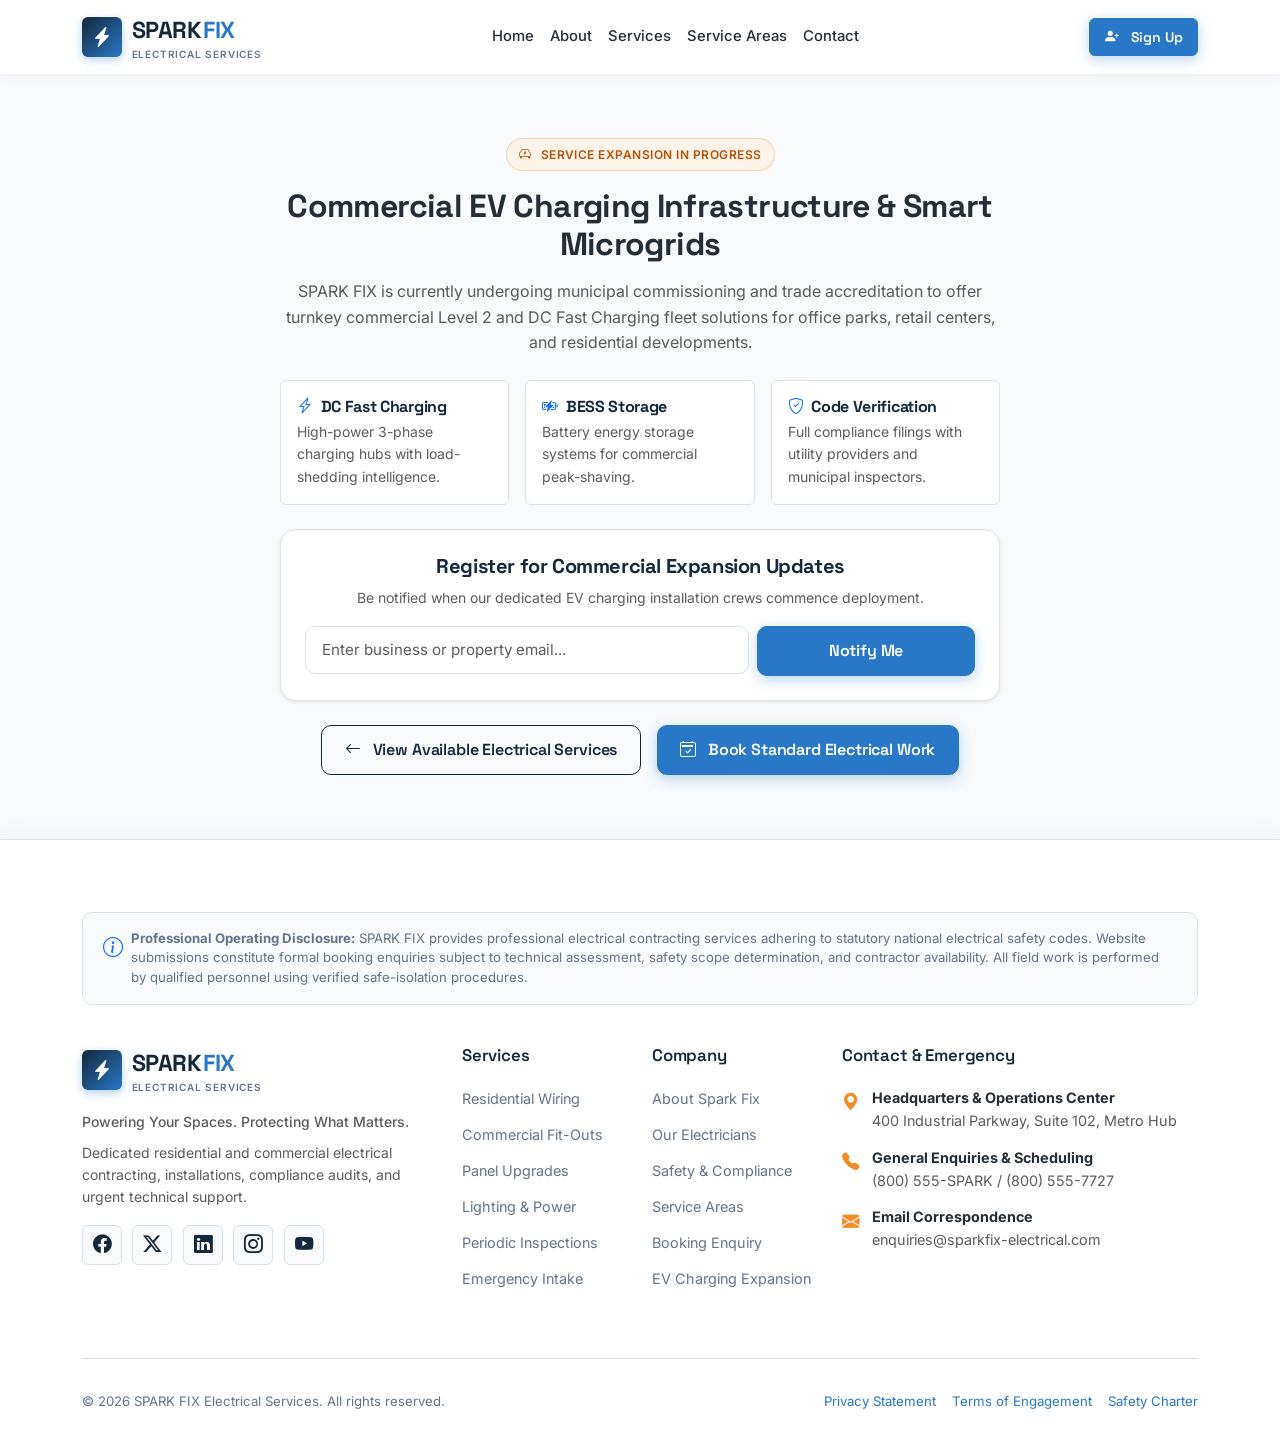
<file: coming-soon.html>
<!DOCTYPE html>
<html lang="en">
<head>
  <meta charset="UTF-8">
  <meta name="viewport" content="width=device-width, initial-scale=1.0">
  <title>Service Expansion: EV &amp; Clean Power Systems | SPARK FIX</title>
  <meta name="description" content="SPARK FIX is currently expanding certified services to include commercial Level 2/DC Fast EV charging hubs and microgrid storage integration.">
  <link rel="icon" type="image/svg+xml" href="assets/images/favicon.svg">

  <!-- Bootstrap 5 CSS -->
  <link href="https://cdn.jsdelivr.net/npm/bootstrap@5.3.3/dist/css/bootstrap.min.css" rel="stylesheet">
  <!-- Bootstrap Icons -->
  <link href="https://cdn.jsdelivr.net/npm/bootstrap-icons@1.11.3/font/bootstrap-icons.min.css" rel="stylesheet">
  <!-- Custom Design System CSS -->
  <link href="assets/css/style.css" rel="stylesheet">
</head>
<body>

  <!-- Mandatory Navbar -->
  <nav class="navbar navbar-expand-lg spark-navbar" aria-label="Main Navigation">
    <div class="container">
      <!-- Brand Logo -->
      <a class="spark-brand" href="index.html">
        <div class="brand-icon-wrapper">
          <i class="bi bi-lightning-charge-fill"></i>
        </div>
        <div>
          <span class="brand-text-spark">SPARK</span><span class="brand-text-fix">FIX</span>
          <span class="brand-tagline-sub">Electrical Services</span>
        </div>
      </a>

      <!-- Mobile Hamburger Toggle -->
      <button class="navbar-toggler" type="button" data-bs-toggle="collapse" data-bs-target="#sparkNavbarNav" aria-controls="sparkNavbarNav" aria-expanded="false" aria-label="Toggle navigation">
        <span class="navbar-toggler-icon"></span>
      </button>

      <!-- Nav Items -->
      <div class="collapse navbar-collapse" id="sparkNavbarNav">
        <ul class="navbar-nav mx-auto mb-2 mb-lg-0">
          <li class="nav-item">
            <a class="nav-link" href="index.html">Home</a>
          </li>
          <li class="nav-item">
            <a class="nav-link" href="about-safety.html">About</a>
          </li>
          <li class="nav-item">
            <a class="nav-link" href="services.html">Services</a>
          </li>
          <li class="nav-item">
            <a class="nav-link" href="service-areas-emergency.html">Service Areas</a>
          </li>
          <li class="nav-item">
            <a class="nav-link" href="contact-booking.html">Contact</a>
          </li>
        </ul>

        <!-- Retained Sign Up CTA Button -->
        <div class="navbar-cta-group">
          <a href="signup.html" class="btn btn-electric btn-sm">
            <i class="bi bi-person-plus-fill me-1"></i> Sign Up
          </a>
        </div>
      </div>
    </div>
  </nav>

  <!-- Coming Soon Page Content (Center-Aligned) -->
  <main class="error-page-wrapper" style="min-height: 75vh;">
    <div class="container">
      <div class="text-center mx-auto" style="max-width: 720px;">
        <span class="badge-custom badge-safety mb-3">
          <i class="bi bi-ev-front me-1"></i> Service Expansion In Progress
        </span>
        <h1 class="h2 fw-bold text-navy mb-3 text-center">Commercial EV Charging Infrastructure &amp; Smart Microgrids</h1>
        <p class="text-muted mb-4 fs-6 mx-auto text-center">
          SPARK FIX is currently undergoing municipal commissioning and trade accreditation to offer turnkey commercial Level 2 and DC Fast Charging fleet solutions for office parks, retail centers, and residential developments.
        </p>

        <!-- Feature Pills -->
        <div class="row g-3 mb-4 text-start card-grid-row">
          <div class="col-sm-4 card-grid-col">
            <div class="p-3 bg-white border rounded h-100">
              <h6 class="fw-bold text-navy mb-1"><i class="bi bi-lightning-charge text-primary me-2"></i>DC Fast Charging</h6>
              <p class="small text-muted mb-0">High-power 3-phase charging hubs with load-shedding intelligence.</p>
            </div>
          </div>
          <div class="col-sm-4 card-grid-col">
            <div class="p-3 bg-white border rounded h-100">
              <h6 class="fw-bold text-navy mb-1"><i class="bi bi-battery-charging text-primary me-2"></i>BESS Storage</h6>
              <p class="small text-muted mb-0">Battery energy storage systems for commercial peak-shaving.</p>
            </div>
          </div>
          <div class="col-sm-4 card-grid-col">
            <div class="p-3 bg-white border rounded h-100">
              <h6 class="fw-bold text-navy mb-1"><i class="bi bi-shield-check text-primary me-2"></i>Code Verification</h6>
              <p class="small text-muted mb-0">Full compliance filings with utility providers and municipal inspectors.</p>
            </div>
          </div>
        </div>

        <!-- Notification Signup Form -->
        <div class="p-4 bg-white border rounded-4 shadow-sm mb-4">
          <h5 class="fw-bold text-navy mb-2 text-center">Register for Commercial Expansion Updates</h5>
          <p class="small text-muted mb-3 text-center">Be notified when our dedicated EV charging installation crews commence deployment.</p>
          
          <form onsubmit="event.preventDefault(); document.getElementById('expansionAlert').classList.remove('d-none'); this.reset();" class="row g-2 justify-content-center">
            <div class="col-sm-8">
              <input type="email" class="form-control" placeholder="Enter business or property email..." required>
            </div>
            <div class="col-sm-4">
              <button type="submit" class="btn btn-electric w-100">Notify Me</button>
            </div>
          </form>

          <div id="expansionAlert" class="alert alert-success mt-3 mb-0 small d-none" role="alert">
            <i class="bi bi-check-circle-fill me-1"></i> Thank you! Your email has been added to our commercial EV infrastructure notification registry.
          </div>
        </div>

        <div class="d-flex flex-wrap justify-content-center gap-3">
          <a href="services.html" class="btn btn-outline-navy">
            <i class="bi bi-arrow-left me-1"></i> View Available Electrical Services
          </a>
          <a href="contact-booking.html" class="btn btn-electric">
            <i class="bi bi-calendar2-check me-1"></i> Book Standard Electrical Work
          </a>
        </div>
      </div>
    </div>
  </main>

  <!-- Standard Contractor Footer (White Theme with Social Icons & Unified Brand) -->
  <footer class="spark-footer">
    <div class="container">
      <!-- Compliance & Regulatory Disclaimer Note -->
      <div class="compliance-disclaimer-note">
        <div class="d-flex align-items-start gap-2">
          <i class="bi bi-info-circle text-primary fs-5 mt-1"></i>
          <div>
            <strong class="text-navy">Professional Operating Disclosure:</strong> SPARK FIX provides professional electrical contracting services adhering to statutory national electrical safety codes. Website submissions constitute formal booking enquiries subject to technical assessment, safety scope determination, and contractor availability. All field work is performed by qualified personnel using verified safe-isolation procedures.
          </div>
        </div>
      </div>

      <div class="row g-4 mb-4">
        <div class="col-lg-4">
          <!-- Exact Same Brand Component as Navbar -->
          <a class="spark-brand mb-3 d-inline-flex" href="index.html">
            <div class="brand-icon-wrapper">
              <i class="bi bi-lightning-charge-fill"></i>
            </div>
            <div>
              <span class="brand-text-spark">SPARK</span><span class="brand-text-fix">FIX</span>
              <span class="brand-tagline-sub">Electrical Services</span>
            </div>
          </a>
          <p class="small text-muted mb-2 fw-medium">Powering Your Spaces. Protecting What Matters.</p>
          <p class="small text-muted mb-3">Dedicated residential and commercial electrical contracting, installations, compliance audits, and urgent technical support.</p>
          
          <!-- Social Icons with Hover -->
          <div class="footer-social-group mt-3">
            <a href="https://facebook.com" class="footer-social-link" target="_blank" rel="noopener noreferrer" aria-label="Facebook">
              <i class="bi bi-facebook"></i>
            </a>
            <a href="https://twitter.com" class="footer-social-link" target="_blank" rel="noopener noreferrer" aria-label="Twitter X">
              <i class="bi bi-twitter-x"></i>
            </a>
            <a href="https://linkedin.com" class="footer-social-link" target="_blank" rel="noopener noreferrer" aria-label="LinkedIn">
              <i class="bi bi-linkedin"></i>
            </a>
            <a href="https://instagram.com" class="footer-social-link" target="_blank" rel="noopener noreferrer" aria-label="Instagram">
              <i class="bi bi-instagram"></i>
            </a>
            <a href="https://youtube.com" class="footer-social-link" target="_blank" rel="noopener noreferrer" aria-label="YouTube">
              <i class="bi bi-youtube"></i>
            </a>
          </div>
        </div>

        <div class="col-6 col-md-3 col-lg-2">
          <h4 class="footer-heading">Services</h4>
          <ul class="footer-nav">
            <li><a href="services.html#residential">Residential Wiring</a></li>
            <li><a href="services.html#commercial">Commercial Fit-Outs</a></li>
            <li><a href="services.html#residential">Panel Upgrades</a></li>
            <li><a href="services.html#commercial">Lighting &amp; Power</a></li>
            <li><a href="services.html#commercial">Periodic Inspections</a></li>
            <li><a href="service-areas-emergency.html#emergency">Emergency Intake</a></li>
          </ul>
        </div>

        <div class="col-6 col-md-3 col-lg-2">
          <h4 class="footer-heading">Company</h4>
          <ul class="footer-nav">
            <li><a href="about-safety.html">About Spark Fix</a></li>
            <li><a href="about-safety.html#team">Our Electricians</a></li>
            <li><a href="about-safety.html#certifications">Safety &amp; Compliance</a></li>
            <li><a href="service-areas-emergency.html">Service Areas</a></li>
            <li><a href="contact-booking.html">Booking Enquiry</a></li>
            <li><a href="coming-soon.html">EV Charging Expansion</a></li>
          </ul>
        </div>

        <div class="col-md-6 col-lg-4">
          <h4 class="footer-heading">Contact &amp; Emergency</h4>
          <div class="footer-contact-item">
            <i class="bi bi-geo-alt-fill"></i>
            <div>
              <strong class="text-navy d-block">Headquarters &amp; Operations Center</strong>
              <span class="text-muted">400 Industrial Parkway, Suite 102, Metro Hub</span>
            </div>
          </div>
          <div class="footer-contact-item">
            <i class="bi bi-telephone-fill"></i>
            <div>
              <strong class="text-navy d-block">General Enquiries &amp; Scheduling</strong>
              <a href="tel:8005557727" class="text-muted">(800) 555-SPARK / (800) 555-7727</a>
            </div>
          </div>
          <div class="footer-contact-item">
            <i class="bi bi-envelope-fill"></i>
            <div>
              <strong class="text-navy d-block">Email Correspondence</strong>
              <span class="text-muted">enquiries@sparkfix-electrical.com</span>
            </div>
          </div>
        </div>
      </div>

      <div class="footer-bottom-bar d-flex flex-column flex-md-row justify-content-between align-items-center gap-3">
        <div>
          &copy; 2026 SPARK FIX Electrical Services. All rights reserved.
        </div>
        <div class="d-flex gap-3">
          <a href="contact-booking.html">Privacy Statement</a>
          <a href="contact-booking.html">Terms of Engagement</a>
          <a href="about-safety.html#safety">Safety Charter</a>
        </div>
      </div>
    </div>
  </footer>

  <!-- Bootstrap 5 Bundle JS -->
  <script src="https://cdn.jsdelivr.net/npm/bootstrap@5.3.3/dist/js/bootstrap.bundle.min.js"></script>
  <!-- Main Script -->
  <script src="assets/js/main.js"></script>
</body>
</html>
</file>
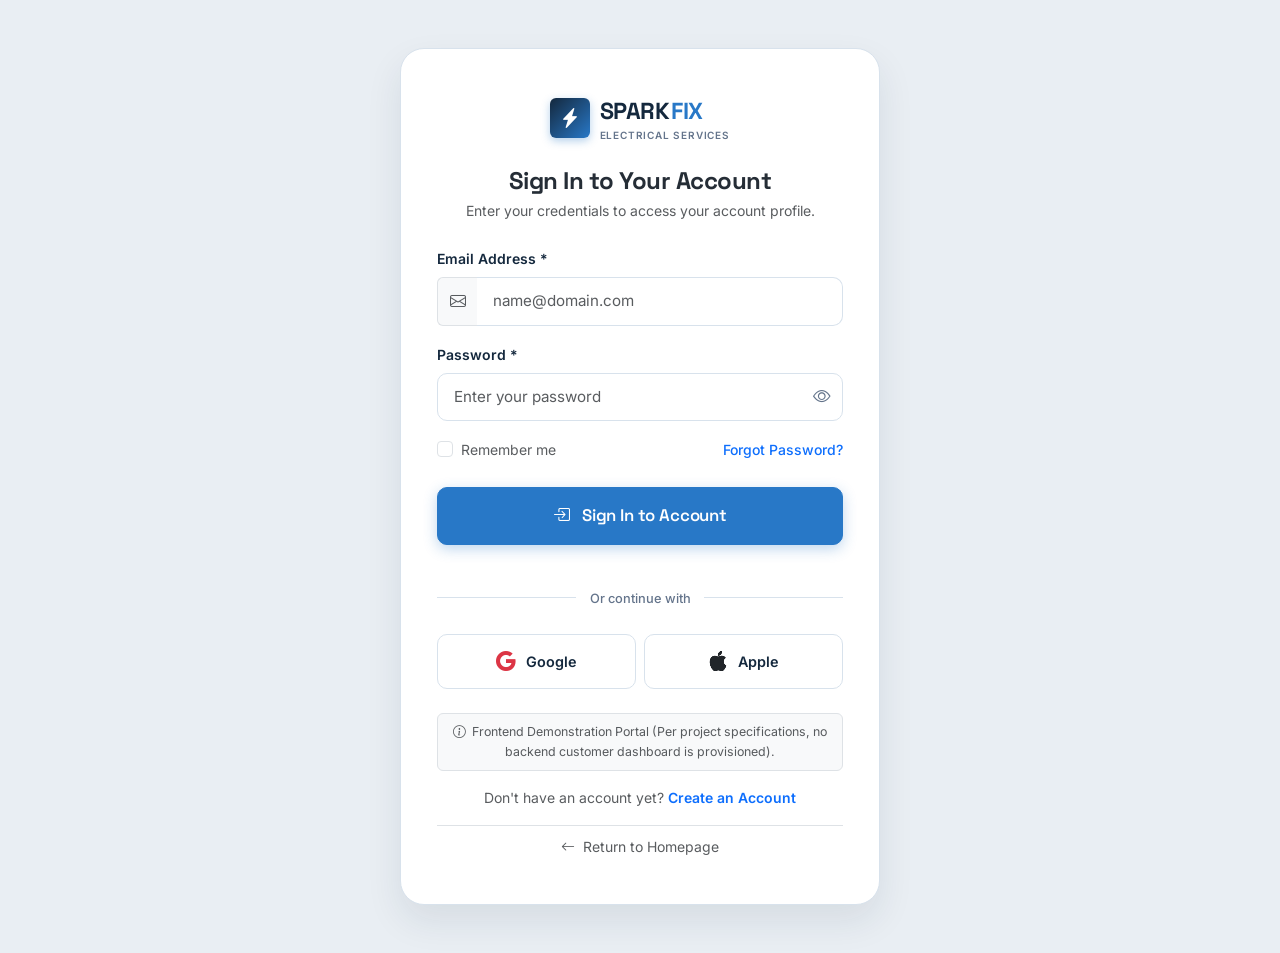
<file: login.html>
<!DOCTYPE html>
<html lang="en">
<head>
  <meta charset="UTF-8">
  <meta name="viewport" content="width=device-width, initial-scale=1.0">
  <title>Customer Portal Login | SPARK FIX</title>
  <meta name="description" content="Sign in to your SPARK FIX account to review service requests, inspection documentation, and contractor appointments.">
  <link rel="icon" type="image/svg+xml" href="assets/images/favicon.svg">

  <!-- Bootstrap 5 CSS -->
  <link href="https://cdn.jsdelivr.net/npm/bootstrap@5.3.3/dist/css/bootstrap.min.css" rel="stylesheet">
  <!-- Bootstrap Icons -->
  <link href="https://cdn.jsdelivr.net/npm/bootstrap-icons@1.11.3/font/bootstrap-icons.min.css" rel="stylesheet">
  <!-- Custom Design System CSS -->
  <link href="assets/css/style.css" rel="stylesheet">
</head>
<body class="bg-light">

  <!-- Standalone Authentication Layout (No Navbar, No Footer, Centered Box) -->
  <main class="auth-wrapper">
    <div class="container">
      <div class="auth-standalone-card">
        <!-- Brand Name Placed Inside the Box in Top Center -->
        <div class="text-center mb-4">
          <a class="spark-brand d-inline-flex justify-content-center" href="index.html">
            <div class="brand-icon-wrapper">
              <i class="bi bi-lightning-charge-fill"></i>
            </div>
            <div class="text-start">
              <span class="brand-text-spark">SPARK</span><span class="brand-text-fix">FIX</span>
              <span class="brand-tagline-sub">Electrical Services</span>
            </div>
          </a>
        </div>

        <!-- Heading & Subtitle -->
        <div class="text-center mb-4">
          <h1 class="h4 fw-bold text-navy mb-1">Sign In to Your Account</h1>
          <p class="small text-muted mb-0">Enter your credentials to access your account profile.</p>
        </div>

        <!-- Feedback Alert Box -->
        <div id="loginFeedbackAlert" class="alert d-none small" role="alert"></div>

        <form id="sparkLoginForm" novalidate>
          <!-- Email Address -->
          <div class="mb-3">
            <label for="loginEmail" class="form-label">Email Address *</label>
            <div class="input-group">
              <span class="input-group-text bg-light text-muted border-end-0"><i class="bi bi-envelope"></i></span>
              <input type="email" class="form-control border-start-0" id="loginEmail" placeholder="name@domain.com" required>
            </div>
            <div class="invalid-feedback">Please enter a valid email address.</div>
          </div>

          <!-- Password -->
          <div class="mb-3">
            <label for="loginPassword" class="form-label">Password *</label>
            <div class="password-input-group">
              <input type="password" class="form-control" id="loginPassword" placeholder="Enter your password" required>
              <button type="button" class="password-toggle-btn" data-target="loginPassword" aria-label="Toggle password visibility">
                <i class="bi bi-eye"></i>
              </button>
            </div>
            <div class="invalid-feedback">Please provide your account password (minimum 6 characters).</div>
          </div>

          <!-- Remember Me & Forgot Password on the Same Line -->
          <div class="d-flex align-items-center justify-content-between mb-4">
            <div class="form-check mb-0">
              <input class="form-check-input" type="checkbox" id="rememberMeCheckbox">
              <label class="form-check-label small text-muted" for="rememberMeCheckbox">
                Remember me
              </label>
            </div>
            <a href="contact-booking.html" class="small text-primary fw-medium">Forgot Password?</a>
          </div>

          <!-- Submit Button -->
          <button type="submit" class="btn btn-electric btn-lg w-100 mb-3">
            <i class="bi bi-box-arrow-in-right me-1"></i> Sign In to Account
          </button>

          <!-- Divider -->
          <div class="auth-divider-line">
            <span class="auth-divider-text">Or continue with</span>
          </div>

          <!-- Google and Apple Social Icons at the Bottom -->
          <div class="row g-2 mb-4">
            <div class="col-6">
              <button type="button" class="btn-auth-social w-100" onclick="alert('Google authentication integration in production environment.');">
                <i class="bi bi-google text-danger fs-5"></i>
                <span>Google</span>
              </button>
            </div>
            <div class="col-6">
              <button type="button" class="btn-auth-social w-100" onclick="alert('Apple authentication integration in production environment.');">
                <i class="bi bi-apple text-dark fs-5"></i>
                <span>Apple</span>
              </button>
            </div>
          </div>

          <!-- Notice about demo environment -->
          <div class="p-2 bg-light border rounded text-center small text-muted mb-3" style="font-size: 0.775rem;">
            <i class="bi bi-info-circle me-1"></i> Frontend Demonstration Portal (Per project specifications, no backend customer dashboard is provisioned).
          </div>

          <!-- Link to Sign Up -->
          <div class="text-center small text-muted">
            Don't have an account yet? 
            <a href="signup.html" class="fw-semibold text-primary">Create an Account</a>
          </div>

          <!-- Back to Homepage -->
          <div class="text-center mt-3 pt-2 border-top">
            <a href="index.html" class="small text-muted text-decoration-none">
              <i class="bi bi-arrow-left me-1"></i> Return to Homepage
            </a>
          </div>
        </form>
      </div>
    </div>
  </main>

  <!-- Bootstrap 5 Bundle JS -->
  <script src="https://cdn.jsdelivr.net/npm/bootstrap@5.3.3/dist/js/bootstrap.bundle.min.js"></script>
  <!-- Main Script -->
  <script src="assets/js/main.js"></script>
</body>
</html>
</file>
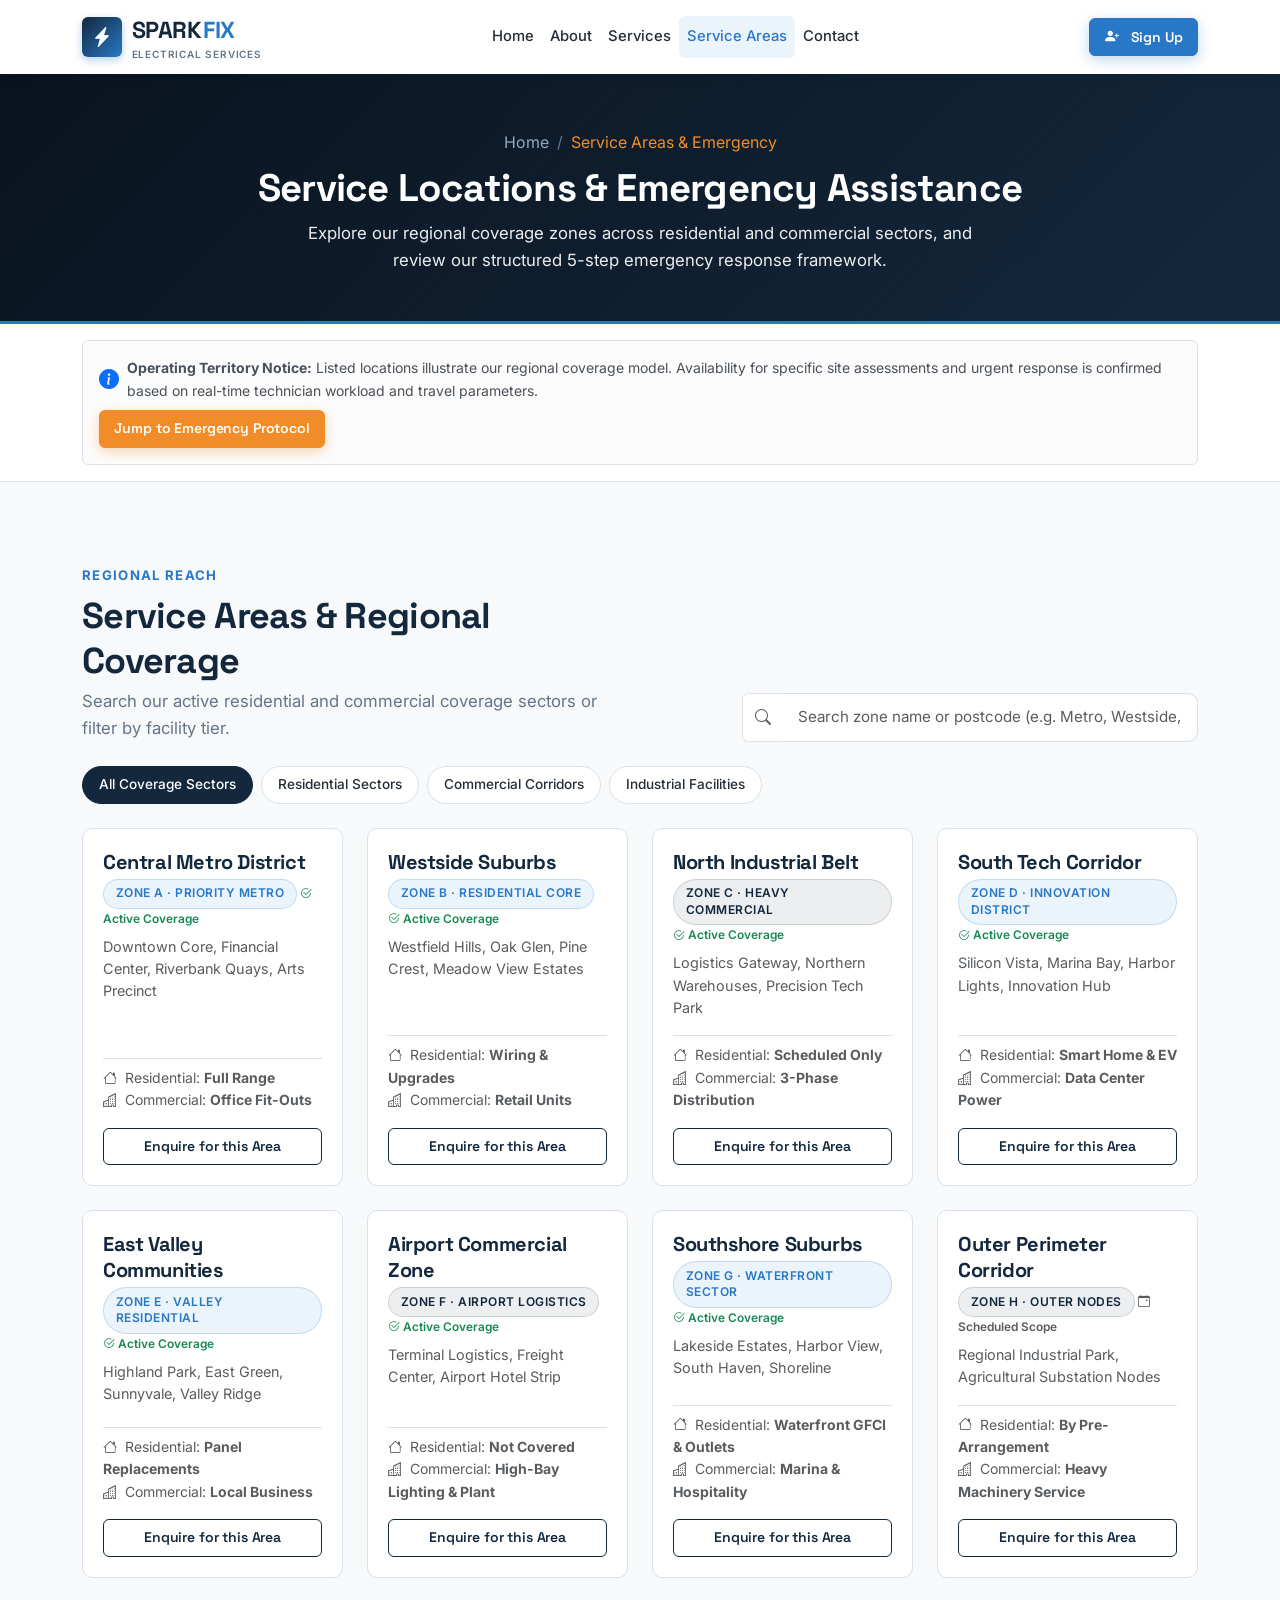
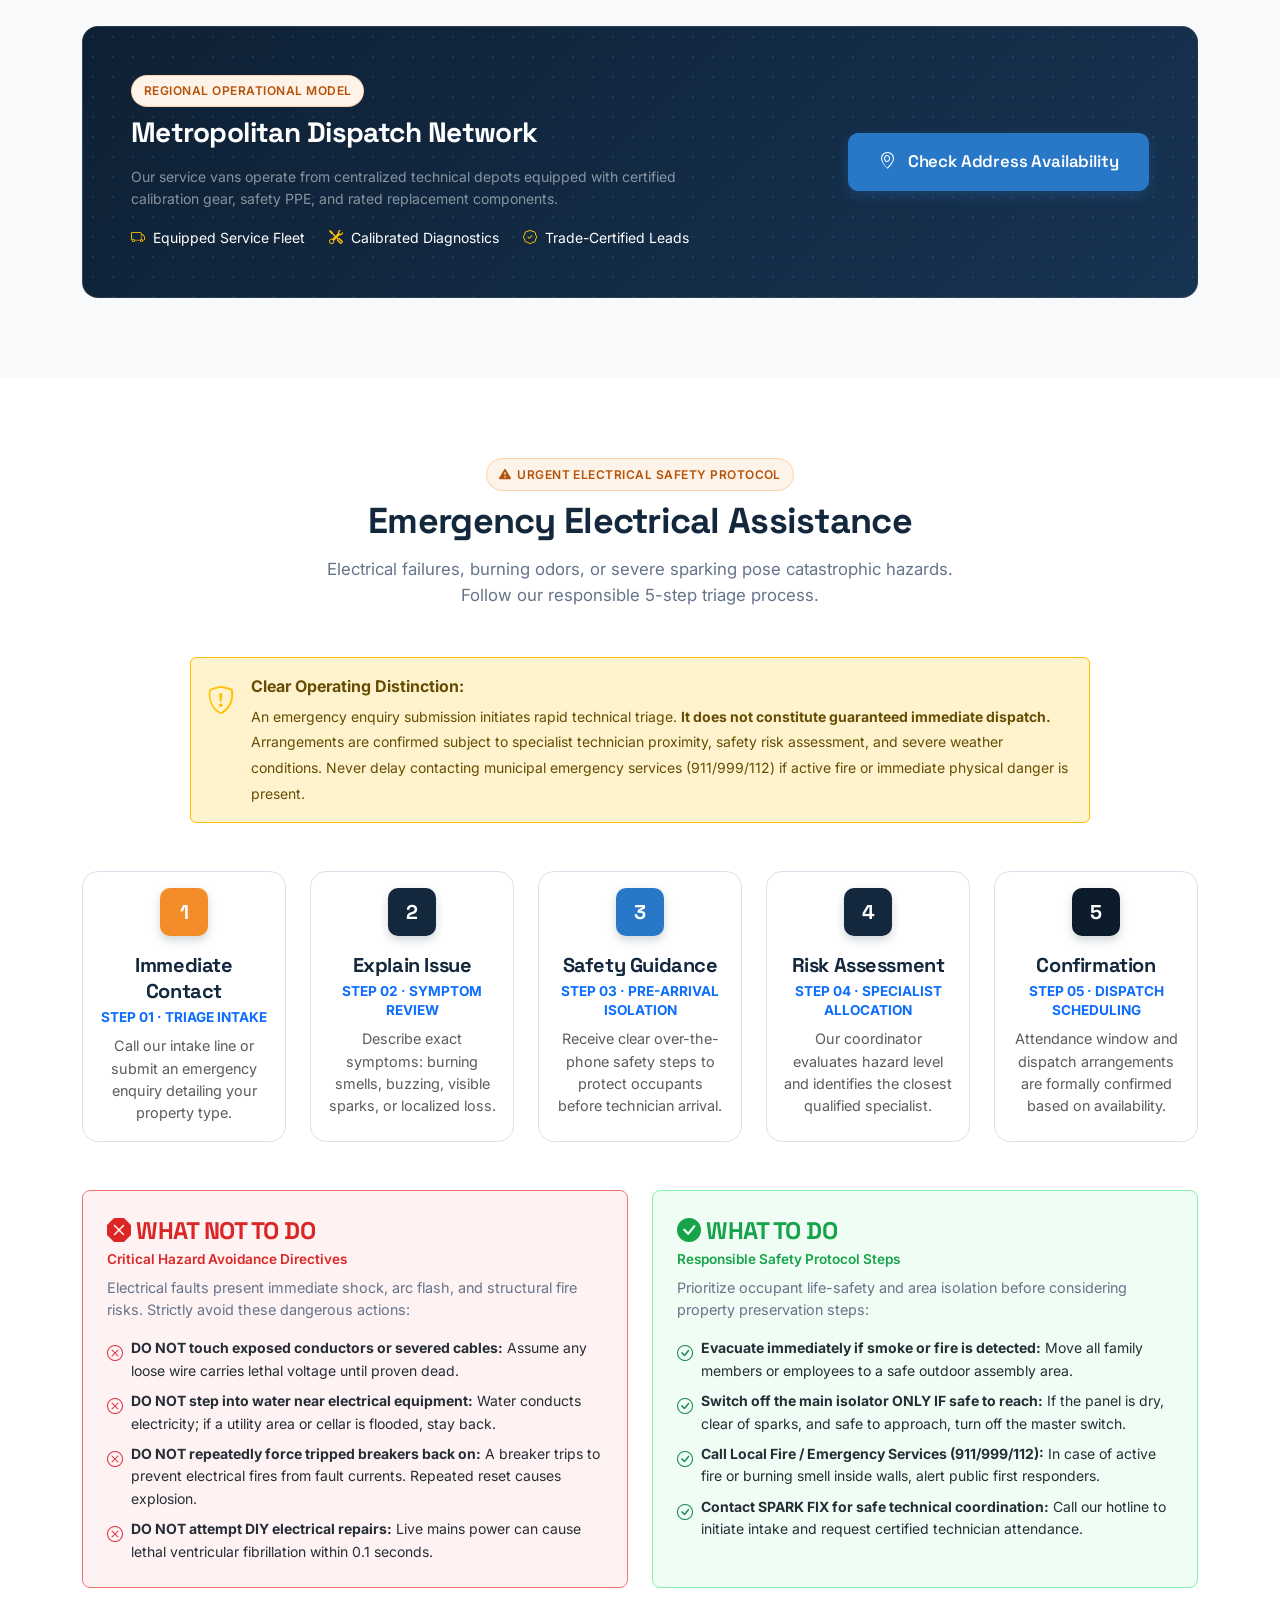
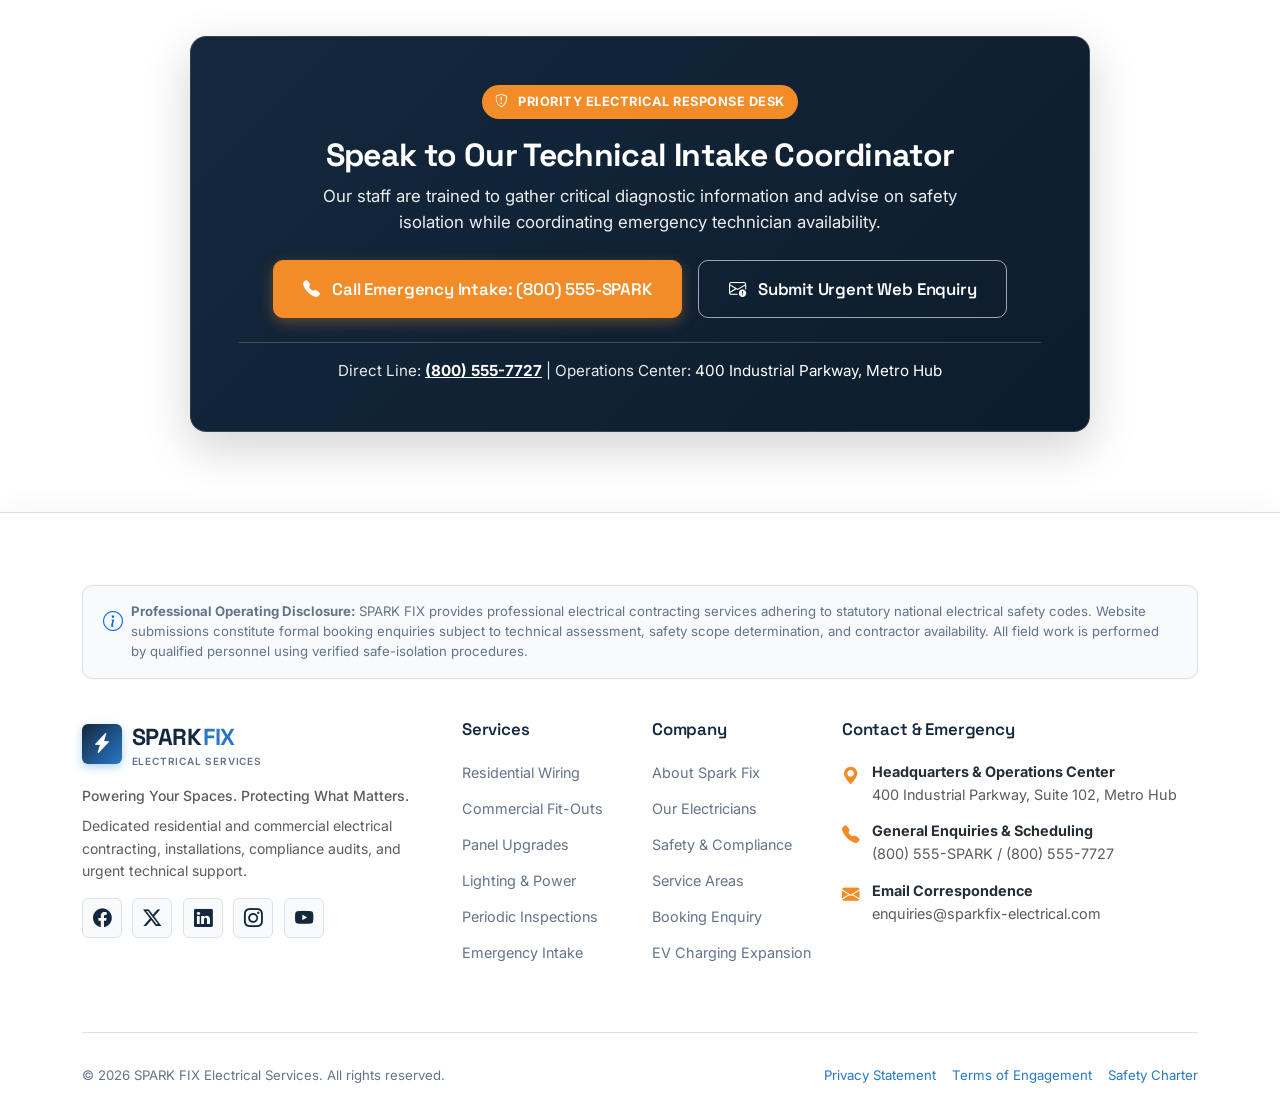
<file: service-areas-emergency.html>
<!DOCTYPE html>
<html lang="en">

<head>
  <meta charset="UTF-8">
  <meta name="viewport" content="width=device-width, initial-scale=1.0">
  <title>Service Areas &amp; Emergency Electrical Assistance | SPARK FIX</title>
  <meta name="description"
    content="View SPARK FIX service coverage zones across residential and commercial sectors, and follow our 5-step emergency electrical assistance protocol.">
  <link rel="icon" type="image/svg+xml" href="assets/images/favicon.svg">

  <!-- Bootstrap 5 CSS -->
  <link href="https://cdn.jsdelivr.net/npm/bootstrap@5.3.3/dist/css/bootstrap.min.css" rel="stylesheet">
  <!-- Bootstrap Icons -->
  <link href="https://cdn.jsdelivr.net/npm/bootstrap-icons@1.11.3/font/bootstrap-icons.min.css" rel="stylesheet">
  <!-- Custom Design System CSS -->
  <link href="assets/css/style.css" rel="stylesheet">
</head>

<body>

  <!-- Mandatory Navbar -->
  <nav class="navbar navbar-expand-lg spark-navbar" aria-label="Main Navigation">
    <div class="container">
      <!-- Brand Logo -->
      <a class="spark-brand" href="index.html">
        <div class="brand-icon-wrapper">
          <i class="bi bi-lightning-charge-fill"></i>
        </div>
        <div>
          <span class="brand-text-spark">SPARK</span><span class="brand-text-fix">FIX</span>
          <span class="brand-tagline-sub">Electrical Services</span>
        </div>
      </a>

      <!-- Mobile Hamburger Toggle -->
      <button class="navbar-toggler" type="button" data-bs-toggle="collapse" data-bs-target="#sparkNavbarNav"
        aria-controls="sparkNavbarNav" aria-expanded="false" aria-label="Toggle navigation">
        <span class="navbar-toggler-icon"></span>
      </button>

      <!-- Nav Items -->
      <div class="collapse navbar-collapse" id="sparkNavbarNav">
        <ul class="navbar-nav mx-auto mb-2 mb-lg-0">
          <li class="nav-item">
            <a class="nav-link" href="index.html">Home</a>
          </li>
          <li class="nav-item">
            <a class="nav-link" href="about-safety.html">About</a>
          </li>
          <li class="nav-item">
            <a class="nav-link" href="services.html">Services</a>
          </li>
          <li class="nav-item">
            <a class="nav-link active" href="service-areas-emergency.html">Service Areas</a>
          </li>
          <li class="nav-item">
            <a class="nav-link" href="contact-booking.html">Contact</a>
          </li>
        </ul>

        <!-- Retained Sign Up CTA Button -->
        <div class="navbar-cta-group">
          <a href="signup.html" class="btn btn-electric btn-sm">
            <i class="bi bi-person-plus-fill me-1"></i> Sign Up
          </a>
        </div>
      </div>
    </div>
  </nav>

  <!-- Page Header Banner (Center-Aligned) -->
  <header class="page-banner text-center">
    <div class="container">
      <nav aria-label="breadcrumb" class="d-flex justify-content-center">
        <ol class="breadcrumb mb-2">
          <li class="breadcrumb-item"><a href="index.html">Home</a></li>
          <li class="breadcrumb-item active" aria-current="page">Service Areas &amp; Emergency</li>
        </ol>
      </nav>
      <h1 class="fw-bold text-center">Service Locations &amp; Emergency Assistance</h1>
      <p class="text-white-50 mb-0 mx-auto text-center" style="max-width: 680px;">
        Explore our regional coverage zones across residential and commercial sectors, and review our structured 5-step
        emergency response framework.
      </p>
    </div>
  </header>

  <!-- Notice Banner: Realistic Regional Coverage Model -->
  <section class="bg-white border-bottom py-3">
    <div class="container">
      <div class="alert alert-light border d-flex align-items-center justify-content-between flex-wrap gap-2 mb-0">
        <div class="d-flex align-items-center gap-2">
          <i class="bi bi-info-circle-fill text-primary fs-5"></i>
          <span class="small text-charcoal">
            <strong>Operating Territory Notice:</strong> Listed locations illustrate our regional coverage model.
            Availability for specific site assessments and urgent response is confirmed based on real-time technician
            workload and travel parameters.
          </span>
        </div>
        <a href="#emergency" class="btn btn-sm btn-emergency">Jump to Emergency Protocol</a>
      </div>
    </div>
  </section>

  <!-- SECTION 1: SERVICE AREAS DIRECTORY -->
  <section class="section-padding bg-light" id="coverage-areas">
    <div class="container">
      <div class="row align-items-end justify-content-between mb-4 g-3">
        <div class="col-lg-6">
          <span class="section-subtitle">Regional Reach</span>
          <h2 class="section-title mb-1">Service Areas &amp; Regional Coverage</h2>
          <p class="section-desc mb-0">Search our active residential and commercial coverage sectors or filter by
            facility tier.</p>
        </div>

        <div class="col-lg-5">
          <!-- Search input -->
          <div class="input-group">
            <span class="input-group-text bg-white border-end-0"><i class="bi bi-search text-muted"></i></span>
            <input type="text" id="areaSearchInput" class="form-control border-start-0"
              placeholder="Search zone name or postcode (e.g. Metro, Westside, Tech)...">
          </div>
        </div>
      </div>

      <!-- Filter Buttons -->
      <div class="d-flex flex-wrap gap-2 mb-4">
        <button class="area-filter-btn active" data-filter="all">All Coverage Sectors</button>
        <button class="area-filter-btn" data-filter="residential">Residential Sectors</button>
        <button class="area-filter-btn" data-filter="commercial">Commercial Corridors</button>
        <button class="area-filter-btn" data-filter="industrial">Industrial Facilities</button>
      </div>

      <!-- Coverage Zones Grid -->
      <div class="row g-4 card-grid-row" id="areaCardsContainer">
        <!-- Zone 1 -->
        <div class="col-md-6 col-lg-3 service-area-item card-grid-col" data-category="residential commercial">
          <div class="coverage-pill-card h-100 d-flex flex-column">
            <h4 class="card-line-heading h5 fw-bold text-navy mb-1">Central Metro District</h4>
            <div class="card-line-subheading d-flex justify-content-between align-items-center mb-2">
              <span class="badge-custom badge-electric">Zone A · Priority Metro</span>
              <span class="text-success small fw-semibold"><i class="bi bi-check2-circle"></i> Active Coverage</span>
            </div>
            <p class="card-line-text small text-muted mb-3">Downtown Core, Financial Center, Riverbank Quays, Arts Precinct</p>

            <div class="border-top pt-2 small text-muted mb-3 mt-auto">
              <div><i class="bi bi-house me-1"></i> Residential: <strong>Full Range</strong></div>
              <div><i class="bi bi-buildings me-1"></i> Commercial: <strong>Office Fit-Outs</strong></div>
            </div>

            <a href="contact-booking.html?location=Central+Metro+District" class="btn btn-sm btn-outline-navy w-100">
              Enquire for this Area
            </a>
          </div>
        </div>

        <!-- Zone 2 -->
        <div class="col-md-6 col-lg-3 service-area-item card-grid-col" data-category="residential">
          <div class="coverage-pill-card h-100 d-flex flex-column">
            <h4 class="card-line-heading h5 fw-bold text-navy mb-1">Westside Suburbs</h4>
            <div class="card-line-subheading d-flex justify-content-between align-items-center mb-2">
              <span class="badge-custom badge-electric">Zone B · Residential Core</span>
              <span class="text-success small fw-semibold"><i class="bi bi-check2-circle"></i> Active Coverage</span>
            </div>
            <p class="card-line-text small text-muted mb-3">Westfield Hills, Oak Glen, Pine Crest, Meadow View Estates</p>

            <div class="border-top pt-2 small text-muted mb-3 mt-auto">
              <div><i class="bi bi-house me-1"></i> Residential: <strong>Wiring &amp; Upgrades</strong></div>
              <div><i class="bi bi-buildings me-1"></i> Commercial: <strong>Retail Units</strong></div>
            </div>

            <a href="contact-booking.html?location=Westside+Suburbs" class="btn btn-sm btn-outline-navy w-100">
              Enquire for this Area
            </a>
          </div>
        </div>

        <!-- Zone 3 -->
        <div class="col-md-6 col-lg-3 service-area-item card-grid-col" data-category="commercial industrial">
          <div class="coverage-pill-card h-100 d-flex flex-column">
            <h4 class="card-line-heading h5 fw-bold text-navy mb-1">North Industrial Belt</h4>
            <div class="card-line-subheading d-flex justify-content-between align-items-center mb-2">
              <span class="badge-custom badge-navy">Zone C · Heavy Commercial</span>
              <span class="text-success small fw-semibold"><i class="bi bi-check2-circle"></i> Active Coverage</span>
            </div>
            <p class="card-line-text small text-muted mb-3">Logistics Gateway, Northern Warehouses, Precision Tech Park</p>

            <div class="border-top pt-2 small text-muted mb-3 mt-auto">
              <div><i class="bi bi-house me-1"></i> Residential: <strong>Scheduled Only</strong></div>
              <div><i class="bi bi-buildings me-1"></i> Commercial: <strong>3-Phase Distribution</strong></div>
            </div>

            <a href="contact-booking.html?location=North+Industrial+Belt" class="btn btn-sm btn-outline-navy w-100">
              Enquire for this Area
            </a>
          </div>
        </div>

        <!-- Zone 4 -->
        <div class="col-md-6 col-lg-3 service-area-item card-grid-col" data-category="commercial residential">
          <div class="coverage-pill-card h-100 d-flex flex-column">
            <h4 class="card-line-heading h5 fw-bold text-navy mb-1">South Tech Corridor</h4>
            <div class="card-line-subheading d-flex justify-content-between align-items-center mb-2">
              <span class="badge-custom badge-electric">Zone D · Innovation District</span>
              <span class="text-success small fw-semibold"><i class="bi bi-check2-circle"></i> Active Coverage</span>
            </div>
            <p class="card-line-text small text-muted mb-3">Silicon Vista, Marina Bay, Harbor Lights, Innovation Hub</p>

            <div class="border-top pt-2 small text-muted mb-3 mt-auto">
              <div><i class="bi bi-house me-1"></i> Residential: <strong>Smart Home &amp; EV</strong></div>
              <div><i class="bi bi-buildings me-1"></i> Commercial: <strong>Data Center Power</strong></div>
            </div>

            <a href="contact-booking.html?location=South+Tech+Corridor" class="btn btn-sm btn-outline-navy w-100">
              Enquire for this Area
            </a>
          </div>
        </div>

        <!-- Zone 5 -->
        <div class="col-md-6 col-lg-3 service-area-item card-grid-col" data-category="residential">
          <div class="coverage-pill-card h-100 d-flex flex-column">
            <h4 class="card-line-heading h5 fw-bold text-navy mb-1">East Valley Communities</h4>
            <div class="card-line-subheading d-flex justify-content-between align-items-center mb-2">
              <span class="badge-custom badge-electric">Zone E · Valley Residential</span>
              <span class="text-success small fw-semibold"><i class="bi bi-check2-circle"></i> Active Coverage</span>
            </div>
            <p class="card-line-text small text-muted mb-3">Highland Park, East Green, Sunnyvale, Valley Ridge</p>

            <div class="border-top pt-2 small text-muted mb-3 mt-auto">
              <div><i class="bi bi-house me-1"></i> Residential: <strong>Panel Replacements</strong></div>
              <div><i class="bi bi-buildings me-1"></i> Commercial: <strong>Local Business</strong></div>
            </div>

            <a href="contact-booking.html?location=East+Valley+Communities" class="btn btn-sm btn-outline-navy w-100">
              Enquire for this Area
            </a>
          </div>
        </div>

        <!-- Zone 6 -->
        <div class="col-md-6 col-lg-3 service-area-item card-grid-col" data-category="commercial">
          <div class="coverage-pill-card h-100 d-flex flex-column">
            <h4 class="card-line-heading h5 fw-bold text-navy mb-1">Airport Commercial Zone</h4>
            <div class="card-line-subheading d-flex justify-content-between align-items-center mb-2">
              <span class="badge-custom badge-navy">Zone F · Airport Logistics</span>
              <span class="text-success small fw-semibold"><i class="bi bi-check2-circle"></i> Active Coverage</span>
            </div>
            <p class="card-line-text small text-muted mb-3">Terminal Logistics, Freight Center, Airport Hotel Strip</p>

            <div class="border-top pt-2 small text-muted mb-3 mt-auto">
              <div><i class="bi bi-house me-1"></i> Residential: <strong>Not Covered</strong></div>
              <div><i class="bi bi-buildings me-1"></i> Commercial: <strong>High-Bay Lighting &amp; Plant</strong></div>
            </div>

            <a href="contact-booking.html?location=Airport+Commercial+Zone" class="btn btn-sm btn-outline-navy w-100">
              Enquire for this Area
            </a>
          </div>
        </div>

        <!-- Zone 7 -->
        <div class="col-md-6 col-lg-3 service-area-item card-grid-col" data-category="residential commercial">
          <div class="coverage-pill-card h-100 d-flex flex-column">
            <h4 class="card-line-heading h5 fw-bold text-navy mb-1">Southshore Suburbs</h4>
            <div class="card-line-subheading d-flex justify-content-between align-items-center mb-2">
              <span class="badge-custom badge-electric">Zone G · Waterfront Sector</span>
              <span class="text-success small fw-semibold"><i class="bi bi-check2-circle"></i> Active Coverage</span>
            </div>
            <p class="card-line-text small text-muted mb-3">Lakeside Estates, Harbor View, South Haven, Shoreline</p>

            <div class="border-top pt-2 small text-muted mb-3 mt-auto">
              <div><i class="bi bi-house me-1"></i> Residential: <strong>Waterfront GFCI &amp; Outlets</strong></div>
              <div><i class="bi bi-buildings me-1"></i> Commercial: <strong>Marina &amp; Hospitality</strong></div>
            </div>

            <a href="contact-booking.html?location=Southshore+Suburbs" class="btn btn-sm btn-outline-navy w-100">
              Enquire for this Area
            </a>
          </div>
        </div>

        <!-- Zone 8 -->
        <div class="col-md-6 col-lg-3 service-area-item card-grid-col" data-category="industrial commercial">
          <div class="coverage-pill-card h-100 d-flex flex-column">
            <h4 class="card-line-heading h5 fw-bold text-navy mb-1">Outer Perimeter Corridor</h4>
            <div class="card-line-subheading d-flex justify-content-between align-items-center mb-2">
              <span class="badge-custom badge-navy">Zone H · Outer Nodes</span>
              <span class="text-muted small fw-semibold"><i class="bi bi-calendar-event"></i> Scheduled Scope</span>
            </div>
            <p class="card-line-text small text-muted mb-3">Regional Industrial Park, Agricultural Substation Nodes</p>

            <div class="border-top pt-2 small text-muted mb-3 mt-auto">
              <div><i class="bi bi-house me-1"></i> Residential: <strong>By Pre-Arrangement</strong></div>
              <div><i class="bi bi-buildings me-1"></i> Commercial: <strong>Heavy Machinery Service</strong></div>
            </div>

            <a href="contact-booking.html?location=Outer+Perimeter+Corridor" class="btn btn-sm btn-outline-navy w-100">
              Enquire for this Area
            </a>
          </div>
        </div>
      </div>

      <!-- Regional Coverage Map Illustration -->
      <div class="interactive-coverage-map mt-5 p-4 p-md-5">
        <div class="row align-items-center position-relative" style="z-index: 2;">
          <div class="col-lg-7">
            <span class="badge-custom badge-safety mb-2">Regional Operational Model</span>
            <h3 class="text-white fw-bold mb-3">Metropolitan Dispatch Network</h3>
            <p class="text-white-50 small mb-3">
              Our service vans operate from centralized technical depots equipped with certified calibration gear,
              safety PPE, and rated replacement components.
            </p>
            <div class="d-flex flex-wrap gap-4 text-white small">
              <div><i class="bi bi-truck text-warning me-1"></i> Equipped Service Fleet</div>
              <div><i class="bi bi-tools text-warning me-1"></i> Calibrated Diagnostics</div>
              <div><i class="bi bi-patch-check text-warning me-1"></i> Trade-Certified Leads</div>
            </div>
          </div>
          <div class="col-lg-5 text-lg-end mt-4 mt-lg-0">
            <a href="contact-booking.html" class="btn btn-electric btn-lg">
              <i class="bi bi-geo-alt me-1"></i> Check Address Availability
            </a>
          </div>
        </div>
      </div>
    </div>
  </section>

  <!-- SECTION 2: EMERGENCY ASSISTANCE (CRITICAL SECTION) -->
  <section class="section-padding bg-white" id="emergency">
    <div class="container">
      <div class="section-title-wrap text-center mx-auto" style="max-width: 780px;">
        <span class="badge-custom badge-safety mb-2">
          <i class="bi bi-exclamation-triangle-fill"></i> Urgent Electrical Safety Protocol
        </span>
        <h2 class="section-title">Emergency Electrical Assistance</h2>
        <p class="section-desc mx-auto">
          Electrical failures, burning odors, or severe sparking pose catastrophic hazards. Follow our responsible
          5-step triage process.
        </p>
      </div>

      <!-- Important Triage Clarification Notice -->
      <div class="alert alert-warning border-warning d-flex align-items-start gap-3 p-3 mb-5 mx-auto"
        style="max-width: 900px;">
        <i class="bi bi-shield-exclamation text-warning fs-3 mt-1"></i>
        <div>
          <strong class="text-navy d-block mb-1">Clear Operating Distinction:</strong>
          <span class="small text-charcoal">
            An emergency enquiry submission initiates rapid technical triage. <strong>It does not constitute guaranteed
              immediate dispatch.</strong> Arrangements are confirmed subject to specialist technician proximity, safety
            risk assessment, and severe weather conditions. Never delay contacting municipal emergency services
            (911/999/112) if active fire or immediate physical danger is present.
          </span>
        </div>
      </div>

      <!-- The 5-Step Emergency Response Process -->
      <div class="row g-4 mb-5 card-grid-row">
        <div class="col-md-6 col-lg card-grid-col step-card-col">
          <div class="step-item text-center p-3 h-100 d-flex flex-column align-items-center">
            <div class="step-number mx-auto mb-3" style="background-color: var(--color-safety-orange);">1</div>
            <h5 class="card-line-heading fw-bold text-navy mb-1">Immediate Contact</h5>
            <div class="card-line-subheading small text-uppercase fw-bold text-primary mb-2">Step 01 · Triage Intake</div>
            <p class="card-line-text small text-muted mb-0">Call our intake line or submit an emergency enquiry detailing your property type.</p>
          </div>
        </div>

        <div class="col-md-6 col-lg card-grid-col step-card-col">
          <div class="step-item text-center p-3 h-100 d-flex flex-column align-items-center">
            <div class="step-number mx-auto mb-3">2</div>
            <h5 class="card-line-heading fw-bold text-navy mb-1">Explain Issue</h5>
            <div class="card-line-subheading small text-uppercase fw-bold text-primary mb-2">Step 02 · Symptom Review</div>
            <p class="card-line-text small text-muted mb-0">Describe exact symptoms: burning smells, buzzing, visible sparks, or localized loss.</p>
          </div>
        </div>

        <div class="col-md-6 col-lg card-grid-col step-card-col">
          <div class="step-item text-center p-3 h-100 d-flex flex-column align-items-center">
            <div class="step-number mx-auto mb-3" style="background-color: var(--color-electric);">3</div>
            <h5 class="card-line-heading fw-bold text-navy mb-1">Safety Guidance</h5>
            <div class="card-line-subheading small text-uppercase fw-bold text-primary mb-2">Step 03 · Pre-Arrival Isolation</div>
            <p class="card-line-text small text-muted mb-0">Receive clear over-the-phone safety steps to protect occupants before technician arrival.</p>
          </div>
        </div>

        <div class="col-md-6 col-lg card-grid-col step-card-col">
          <div class="step-item text-center p-3 h-100 d-flex flex-column align-items-center">
            <div class="step-number mx-auto mb-3">4</div>
            <h5 class="card-line-heading fw-bold text-navy mb-1">Risk Assessment</h5>
            <div class="card-line-subheading small text-uppercase fw-bold text-primary mb-2">Step 04 · Specialist Allocation</div>
            <p class="card-line-text small text-muted mb-0">Our coordinator evaluates hazard level and identifies the closest qualified specialist.</p>
          </div>
        </div>

        <div class="col-md-6 col-lg card-grid-col step-card-col">
          <div class="step-item text-center p-3 h-100 d-flex flex-column align-items-center">
            <div class="step-number mx-auto mb-3" style="background-color: var(--color-navy-dark);">5</div>
            <h5 class="card-line-heading fw-bold text-navy mb-1">Confirmation</h5>
            <div class="card-line-subheading small text-uppercase fw-bold text-primary mb-2">Step 05 · Dispatch Scheduling</div>
            <p class="card-line-text small text-muted mb-0">Attendance window and dispatch arrangements are formally confirmed based on availability.</p>
          </div>
        </div>
      </div>

      <!-- Critical Safety Warnings: What to Do & What NOT to Do -->
      <div class="row g-4 mb-5 card-grid-row">
        <div class="col-lg-6 card-grid-col">
          <div class="p-4 rounded-3 border h-100" style="background-color: #FEF2F2; border-color: #F87171 !important;">
            <h4 class="card-line-heading text-danger fw-bold mb-1 d-flex align-items-center gap-2">
              <i class="bi bi-x-octagon-fill"></i> WHAT NOT TO DO
            </h4>
            <div class="card-line-subheading text-danger mb-2 fw-semibold">
              Critical Hazard Avoidance Directives
            </div>
            <p class="card-line-text small text-charcoal mb-3">
              Electrical faults present immediate shock, arc flash, and structural fire risks. Strictly avoid these dangerous actions:
            </p>
            <ul class="list-unstyled vstack gap-2 small mb-0 text-charcoal">
              <li class="d-flex align-items-start gap-2">
                <i class="bi bi-x-circle text-danger mt-1 fs-6"></i>
                <span><strong>DO NOT touch exposed conductors or severed cables:</strong> Assume any loose wire carries
                  lethal voltage until proven dead.</span>
              </li>
              <li class="d-flex align-items-start gap-2">
                <i class="bi bi-x-circle text-danger mt-1 fs-6"></i>
                <span><strong>DO NOT step into water near electrical equipment:</strong> Water conducts electricity; if
                  a utility area or cellar is flooded, stay back.</span>
              </li>
              <li class="d-flex align-items-start gap-2">
                <i class="bi bi-x-circle text-danger mt-1 fs-6"></i>
                <span><strong>DO NOT repeatedly force tripped breakers back on:</strong> A breaker trips to prevent
                  electrical fires from fault currents. Repeated reset causes explosion.</span>
              </li>
              <li class="d-flex align-items-start gap-2">
                <i class="bi bi-x-circle text-danger mt-1 fs-6"></i>
                <span><strong>DO NOT attempt DIY electrical repairs:</strong> Live mains power can cause lethal
                  ventricular fibrillation within 0.1 seconds.</span>
              </li>
            </ul>
          </div>
        </div>

        <div class="col-lg-6 card-grid-col">
          <div class="p-4 rounded-3 border h-100" style="background-color: #F0FDF4; border-color: #86EFAC !important;">
            <h4 class="card-line-heading text-success fw-bold mb-1 d-flex align-items-center gap-2">
              <i class="bi bi-check-circle-fill"></i> WHAT TO DO
            </h4>
            <div class="card-line-subheading text-success mb-2 fw-semibold">
              Responsible Safety Protocol Steps
            </div>
            <p class="card-line-text small text-charcoal mb-3">
              Prioritize occupant life-safety and area isolation before considering property preservation steps:
            </p>
            <ul class="list-unstyled vstack gap-2 small mb-0 text-charcoal">
              <li class="d-flex align-items-start gap-2">
                <i class="bi bi-check-circle text-success mt-1 fs-6"></i>
                <span><strong>Evacuate immediately if smoke or fire is detected:</strong> Move all family members or
                  employees to a safe outdoor assembly area.</span>
              </li>
              <li class="d-flex align-items-start gap-2">
                <i class="bi bi-check-circle text-success mt-1 fs-6"></i>
                <span><strong>Switch off the main isolator ONLY IF safe to reach:</strong> If the panel is dry, clear of
                  sparks, and safe to approach, turn off the master switch.</span>
              </li>
              <li class="d-flex align-items-start gap-2">
                <i class="bi bi-check-circle text-success mt-1 fs-6"></i>
                <span><strong>Call Local Fire / Emergency Services (911/999/112):</strong> In case of active fire or
                  burning smell inside walls, alert public first responders.</span>
              </li>
              <li class="d-flex align-items-start gap-2">
                <i class="bi bi-check-circle text-success mt-1 fs-6"></i>
                <span><strong>Contact SPARK FIX for safe technical coordination:</strong> Call our hotline to initiate
                  intake and request certified technician attendance.</span>
              </li>
            </ul>
          </div>
        </div>
      </div>

      <!-- Emergency Intake Action Box -->
      <div class="p-4 p-md-5 rounded-4 bg-navy text-white text-center mx-auto shadow-lg" style="background: linear-gradient(135deg, #14283D 0%, #0D1C2C 100%) !important; color: #ffffff !important; max-width: 900px; border: 1px solid rgba(255, 255, 255, 0.15);">
        <span class="badge-custom badge-safety mb-3" style="display: inline-flex; font-size: 0.8rem; font-weight: 700; color: #ffffff !important; background-color: var(--color-safety-orange) !important;">
          <i class="bi bi-shield-exclamation me-1"></i> Priority Electrical Response Desk
        </span>
        <h3 class="fw-bold mb-2" style="color: #ffffff !important; font-size: 2rem;">Speak to Our Technical Intake Coordinator</h3>
        <p class="mb-4" style="color: rgba(255, 255, 255, 0.92) !important; max-width: 650px; margin-left: auto; margin-right: auto; font-size: 1.05rem; line-height: 1.6;">
          Our staff are trained to gather critical diagnostic information and advise on safety isolation while
          coordinating emergency technician availability.
        </p>

        <div class="d-flex flex-wrap justify-content-center gap-3">
          <a href="tel:8005557727" class="btn btn-emergency btn-lg">
            <i class="bi bi-telephone-fill me-1"></i> Call Emergency Intake: (800) 555-SPARK
          </a>
          <a href="contact-booking.html?service=emergency" class="btn btn-outline-white btn-lg" style="border-color: rgba(255, 255, 255, 0.6) !important; color: #ffffff !important;">
            <i class="bi bi-envelope-exclamation me-1"></i> Submit Urgent Web Enquiry
          </a>
        </div>

        <div class="mt-4 pt-3 border-top small" style="border-color: rgba(255, 255, 255, 0.2) !important; color: rgba(255, 255, 255, 0.9) !important; font-size: 0.95rem;">
          Direct Line: <strong style="color: #ffffff !important;"><a href="tel:8005557727" style="color: #ffffff !important; text-decoration: underline; font-weight: 700;">(800) 555-7727</a></strong> | Operations Center: <span style="color: #ffffff !important;">400 Industrial Parkway, Metro Hub</span>
        </div>
      </div>
    </div>
  </section>

  <!-- Standard Contractor Footer (White Theme with Social Icons & Unified Brand) -->
  <footer class="spark-footer">
    <div class="container">
      <!-- Compliance & Regulatory Disclaimer Note -->
      <div class="compliance-disclaimer-note">
        <div class="d-flex align-items-start gap-2">
          <i class="bi bi-info-circle text-primary fs-5 mt-1"></i>
          <div>
            <strong class="text-navy">Professional Operating Disclosure:</strong> SPARK FIX provides professional
            electrical contracting services adhering to statutory national electrical safety codes. Website submissions
            constitute formal booking enquiries subject to technical assessment, safety scope determination, and
            contractor availability. All field work is performed by qualified personnel using verified safe-isolation
            procedures.
          </div>
        </div>
      </div>

      <div class="row g-4 mb-4">
        <div class="col-lg-4">
          <!-- Exact Same Brand Component as Navbar -->
          <a class="spark-brand mb-3 d-inline-flex" href="index.html">
            <div class="brand-icon-wrapper">
              <i class="bi bi-lightning-charge-fill"></i>
            </div>
            <div>
              <span class="brand-text-spark">SPARK</span><span class="brand-text-fix">FIX</span>
              <span class="brand-tagline-sub">Electrical Services</span>
            </div>
          </a>
          <p class="small text-muted mb-2 fw-medium">Powering Your Spaces. Protecting What Matters.</p>
          <p class="small text-muted mb-3">Dedicated residential and commercial electrical contracting, installations,
            compliance audits, and urgent technical support.</p>

          <!-- Social Icons with Hover -->
          <div class="footer-social-group mt-3">
            <a href="https://facebook.com" class="footer-social-link" target="_blank" rel="noopener noreferrer"
              aria-label="Facebook">
              <i class="bi bi-facebook"></i>
            </a>
            <a href="https://twitter.com" class="footer-social-link" target="_blank" rel="noopener noreferrer"
              aria-label="Twitter X">
              <i class="bi bi-twitter-x"></i>
            </a>
            <a href="https://linkedin.com" class="footer-social-link" target="_blank" rel="noopener noreferrer"
              aria-label="LinkedIn">
              <i class="bi bi-linkedin"></i>
            </a>
            <a href="https://instagram.com" class="footer-social-link" target="_blank" rel="noopener noreferrer"
              aria-label="Instagram">
              <i class="bi bi-instagram"></i>
            </a>
            <a href="https://youtube.com" class="footer-social-link" target="_blank" rel="noopener noreferrer"
              aria-label="YouTube">
              <i class="bi bi-youtube"></i>
            </a>
          </div>
        </div>

        <div class="col-6 col-md-3 col-lg-2">
          <h4 class="footer-heading">Services</h4>
          <ul class="footer-nav">
            <li><a href="services.html#residential">Residential Wiring</a></li>
            <li><a href="services.html#commercial">Commercial Fit-Outs</a></li>
            <li><a href="services.html#residential">Panel Upgrades</a></li>
            <li><a href="services.html#commercial">Lighting &amp; Power</a></li>
            <li><a href="services.html#commercial">Periodic Inspections</a></li>
            <li><a href="service-areas-emergency.html#emergency">Emergency Intake</a></li>
          </ul>
        </div>

        <div class="col-6 col-md-3 col-lg-2">
          <h4 class="footer-heading">Company</h4>
          <ul class="footer-nav">
            <li><a href="about-safety.html">About Spark Fix</a></li>
            <li><a href="about-safety.html#team">Our Electricians</a></li>
            <li><a href="about-safety.html#certifications">Safety &amp; Compliance</a></li>
            <li><a href="service-areas-emergency.html">Service Areas</a></li>
            <li><a href="contact-booking.html">Booking Enquiry</a></li>
            <li><a href="coming-soon.html">EV Charging Expansion</a></li>
          </ul>
        </div>

        <div class="col-md-6 col-lg-4">
          <h4 class="footer-heading">Contact &amp; Emergency</h4>
          <div class="footer-contact-item">
            <i class="bi bi-geo-alt-fill"></i>
            <div>
              <strong class="text-navy d-block">Headquarters &amp; Operations Center</strong>
              <span class="text-muted">400 Industrial Parkway, Suite 102, Metro Hub</span>
            </div>
          </div>
          <div class="footer-contact-item">
            <i class="bi bi-telephone-fill"></i>
            <div>
              <strong class="text-navy d-block">General Enquiries &amp; Scheduling</strong>
              <a href="tel:8005557727" class="text-muted">(800) 555-SPARK / (800) 555-7727</a>
            </div>
          </div>
          <div class="footer-contact-item">
            <i class="bi bi-envelope-fill"></i>
            <div>
              <strong class="text-navy d-block">Email Correspondence</strong>
              <span class="text-muted">enquiries@sparkfix-electrical.com</span>
            </div>
          </div>
        </div>
      </div>

      <div class="footer-bottom-bar d-flex flex-column flex-md-row justify-content-between align-items-center gap-3">
        <div>
          &copy; 2026 SPARK FIX Electrical Services. All rights reserved.
        </div>
        <div class="d-flex gap-3">
          <a href="contact-booking.html">Privacy Statement</a>
          <a href="contact-booking.html">Terms of Engagement</a>
          <a href="about-safety.html#safety">Safety Charter</a>
        </div>
      </div>
    </div>
  </footer>

  <!-- Bootstrap 5 Bundle JS -->
  <script src="https://cdn.jsdelivr.net/npm/bootstrap@5.3.3/dist/js/bootstrap.bundle.min.js"></script>
  <!-- Main Script -->
  <script src="assets/js/main.js"></script>
</body>

</html>
</file>
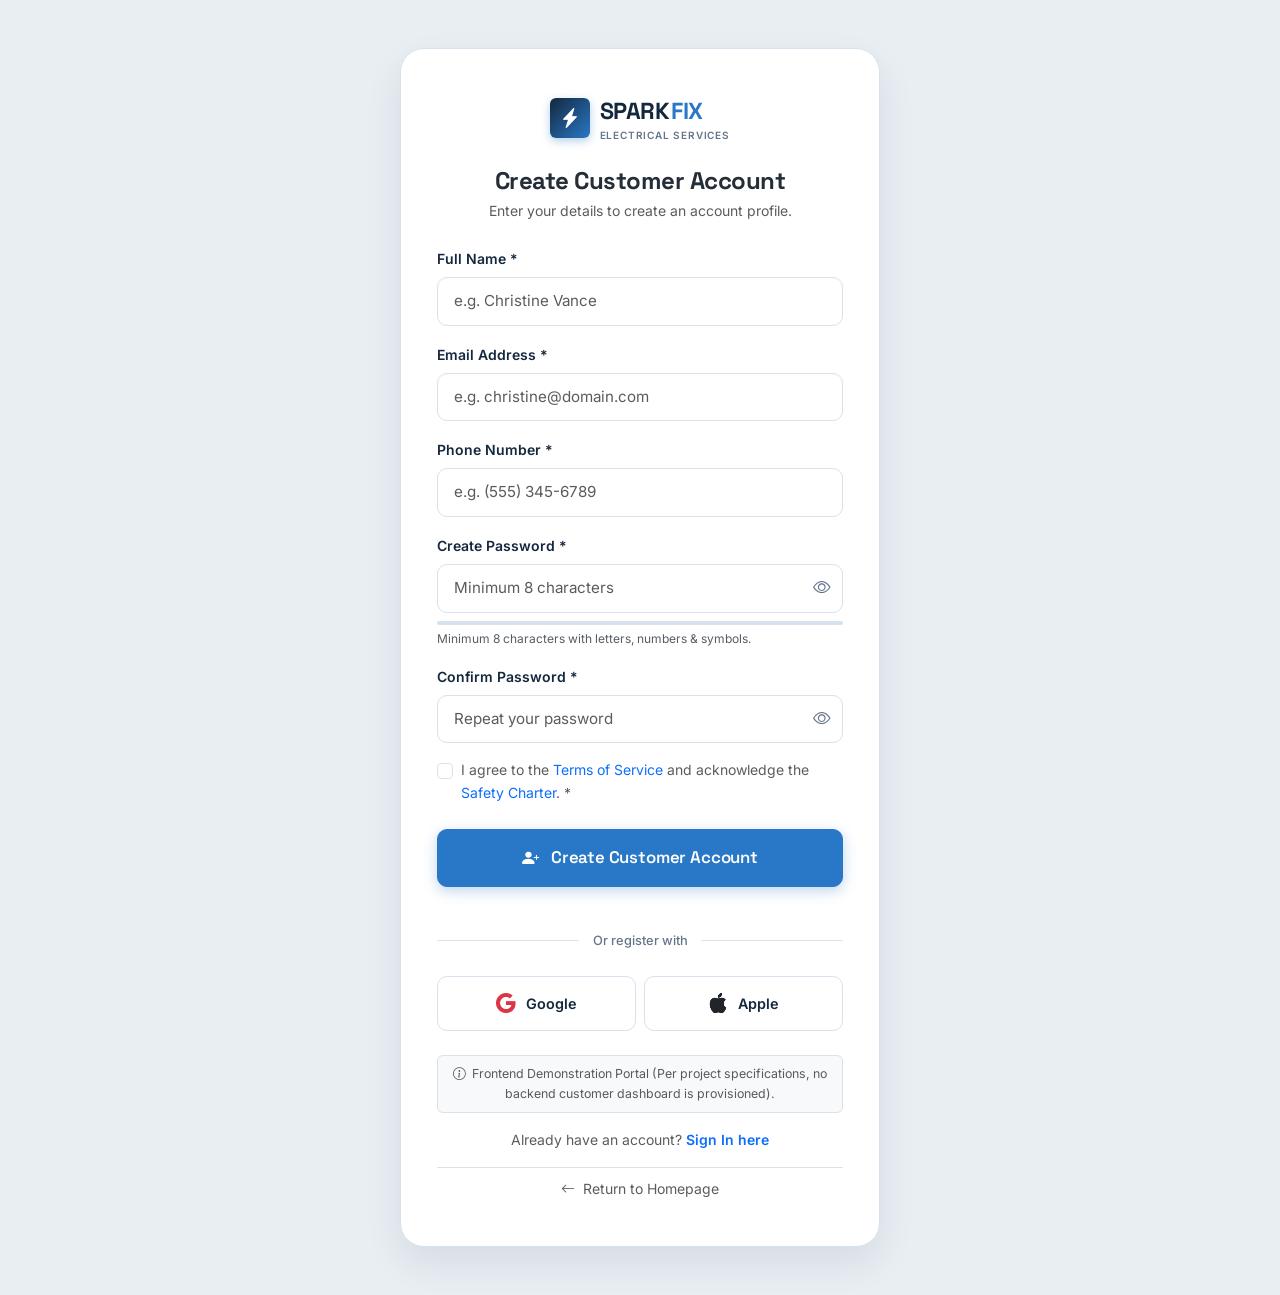
<file: signup.html>
<!DOCTYPE html>
<html lang="en">
<head>
  <meta charset="UTF-8">
  <meta name="viewport" content="width=device-width, initial-scale=1.0">
  <title>Customer Account Registration | SPARK FIX</title>
  <meta name="description" content="Register a customer account with SPARK FIX for streamlined residential and commercial electrical project enquiries, inspection reports, and service history.">
  <link rel="icon" type="image/svg+xml" href="assets/images/favicon.svg">

  <!-- Bootstrap 5 CSS -->
  <link href="https://cdn.jsdelivr.net/npm/bootstrap@5.3.3/dist/css/bootstrap.min.css" rel="stylesheet">
  <!-- Bootstrap Icons -->
  <link href="https://cdn.jsdelivr.net/npm/bootstrap-icons@1.11.3/font/bootstrap-icons.min.css" rel="stylesheet">
  <!-- Custom Design System CSS -->
  <link href="assets/css/style.css" rel="stylesheet">
</head>
<body class="bg-light">

  <!-- Standalone Authentication Layout (No Navbar, No Footer, Centered Box) -->
  <main class="auth-wrapper">
    <div class="container">
      <div class="auth-standalone-card">
        <!-- Brand Name Placed Inside the Box in Top Center -->
        <div class="text-center mb-4">
          <a class="spark-brand d-inline-flex justify-content-center" href="index.html">
            <div class="brand-icon-wrapper">
              <i class="bi bi-lightning-charge-fill"></i>
            </div>
            <div class="text-start">
              <span class="brand-text-spark">SPARK</span><span class="brand-text-fix">FIX</span>
              <span class="brand-tagline-sub">Electrical Services</span>
            </div>
          </a>
        </div>

        <!-- Heading & Subtitle -->
        <div class="text-center mb-4">
          <h1 class="h4 fw-bold text-navy mb-1">Create Customer Account</h1>
          <p class="small text-muted mb-0">Enter your details to create an account profile.</p>
        </div>

        <!-- Feedback Alert Box -->
        <div id="signupFeedbackAlert" class="alert d-none small" role="alert"></div>

        <form id="sparkSignupForm" novalidate>
          <!-- Full Name -->
          <div class="mb-3">
            <label for="signupName" class="form-label">Full Name *</label>
            <input type="text" class="form-control" id="signupName" placeholder="e.g. Christine Vance" required>
            <div class="invalid-feedback">Please enter your full name.</div>
          </div>

          <!-- Email Address -->
          <div class="mb-3">
            <label for="signupEmail" class="form-label">Email Address *</label>
            <input type="email" class="form-control" id="signupEmail" placeholder="e.g. christine@domain.com" required>
            <div class="invalid-feedback">Please provide a valid email address.</div>
          </div>

          <!-- Phone Number -->
          <div class="mb-3">
            <label for="signupPhone" class="form-label">Phone Number *</label>
            <input type="tel" class="form-control" id="signupPhone" placeholder="e.g. (555) 345-6789" required>
            <div class="invalid-feedback">Please provide a valid telephone number.</div>
          </div>

          <!-- Password with Strength Indicator -->
          <div class="mb-3">
            <label for="signupPassword" class="form-label">Create Password *</label>
            <div class="password-input-group">
              <input type="password" class="form-control" id="signupPassword" placeholder="Minimum 8 characters" required>
              <button type="button" class="password-toggle-btn" data-target="signupPassword" aria-label="Toggle password visibility">
                <i class="bi bi-eye"></i>
              </button>
            </div>
            <!-- Password strength meter bar -->
            <div class="password-meter">
              <div class="password-meter-fill"></div>
            </div>
            <div class="small text-muted mt-1" id="passwordStrengthHint" style="font-size: 0.75rem;">
              Minimum 8 characters with letters, numbers &amp; symbols.
            </div>
            <div class="invalid-feedback">Please enter a password meeting security criteria.</div>
          </div>

          <!-- Confirm Password -->
          <div class="mb-3">
            <label for="signupConfirmPassword" class="form-label">Confirm Password *</label>
            <div class="password-input-group">
              <input type="password" class="form-control" id="signupConfirmPassword" placeholder="Repeat your password" required>
              <button type="button" class="password-toggle-btn" data-target="signupConfirmPassword" aria-label="Toggle confirm password visibility">
                <i class="bi bi-eye"></i>
              </button>
            </div>
            <div class="invalid-feedback">Passwords do not match.</div>
          </div>

          <!-- Terms & Conditions Checkbox -->
          <div class="form-check mb-4">
            <input class="form-check-input" type="checkbox" id="signupTerms" required>
            <label class="form-check-label small text-muted" for="signupTerms">
              I agree to the <a href="contact-booking.html" class="text-primary">Terms of Service</a> and acknowledge the <a href="about-safety.html#safety" class="text-primary">Safety Charter</a>. *
            </label>
            <div class="invalid-feedback">You must accept the terms to create an account.</div>
          </div>

          <!-- Submit Button -->
          <button type="submit" class="btn btn-electric btn-lg w-100 mb-3">
            <i class="bi bi-person-plus-fill me-1"></i> Create Customer Account
          </button>

          <!-- Divider -->
          <div class="auth-divider-line">
            <span class="auth-divider-text">Or register with</span>
          </div>

          <!-- Google and Apple Social Icons at the Bottom -->
          <div class="row g-2 mb-4">
            <div class="col-6">
              <button type="button" class="btn-auth-social w-100" onclick="alert('Google registration integration in production environment.');">
                <i class="bi bi-google text-danger fs-5"></i>
                <span>Google</span>
              </button>
            </div>
            <div class="col-6">
              <button type="button" class="btn-auth-social w-100" onclick="alert('Apple registration integration in production environment.');">
                <i class="bi bi-apple text-dark fs-5"></i>
                <span>Apple</span>
              </button>
            </div>
          </div>

          <!-- Notice about demo environment -->
          <div class="p-2 bg-light border rounded text-center small text-muted mb-3" style="font-size: 0.775rem;">
            <i class="bi bi-info-circle me-1"></i> Frontend Demonstration Portal (Per project specifications, no backend customer dashboard is provisioned).
          </div>

          <!-- Link to Sign In -->
          <div class="text-center small text-muted">
            Already have an account? 
            <a href="login.html" class="fw-semibold text-primary">Sign In here</a>
          </div>

          <!-- Back to Homepage -->
          <div class="text-center mt-3 pt-2 border-top">
            <a href="index.html" class="small text-muted text-decoration-none">
              <i class="bi bi-arrow-left me-1"></i> Return to Homepage
            </a>
          </div>
        </form>
      </div>
    </div>
  </main>

  <!-- Bootstrap 5 Bundle JS -->
  <script src="https://cdn.jsdelivr.net/npm/bootstrap@5.3.3/dist/js/bootstrap.bundle.min.js"></script>
  <!-- Main Script -->
  <script src="assets/js/main.js"></script>
</body>
</html>
</file>
<file: assets/css/style.css>
/* ==========================================================================
   SPARK FIX — PREMIUM ELECTRICAL SERVICES DESIGN SYSTEM
   Brand Tagline: "Powering Your Spaces. Protecting What Matters."
   ========================================================================== */

@import url('https://fonts.googleapis.com/css2?family=Inter:wght@300;400;500;600;700&family=Space+Grotesk:wght@500;600;700&display=swap');

:root {
  /* Brand Color Palette */
  --color-navy: #14283D;
  --color-navy-dark: #0D1C2C;
  --color-navy-deep: #09131E;
  --color-navy-light: #1D3753;
  --color-electric: #2878C7;
  --color-electric-hover: #1E62A6;
  --color-electric-light: #EBF3FB;
  --color-safety-orange: #F28C28;
  --color-safety-orange-hover: #DC7715;
  --color-safety-orange-light: #FEF3E8;
  --color-warm-white: #F8FAFC;
  --color-light-grey: #E9EEF3;
  --color-charcoal: #252D36;
  --color-muted-slate: #64748B;
  --color-border: #D8E2EC;
  --color-border-dark: #1E3349;
  
  /* Semantic Colors */
  --color-success: #10B981;
  --color-danger: #EF4444;
  --color-warning: #F59E0B;
  --color-info: #0284C7;

  /* Typography */
  --font-heading: 'Space Grotesk', -apple-system, BlinkMacSystemFont, 'Segoe UI', Roboto, sans-serif;
  --font-body: 'Inter', -apple-system, BlinkMacSystemFont, 'Segoe UI', Roboto, sans-serif;

  /* Elevation & Shadows */
  --shadow-sm: 0 1px 3px rgba(20, 40, 61, 0.08), 0 1px 2px rgba(20, 40, 61, 0.05);
  --shadow-md: 0 4px 6px -1px rgba(20, 40, 61, 0.1), 0 2px 4px -1px rgba(20, 40, 61, 0.06);
  --shadow-lg: 0 10px 15px -3px rgba(20, 40, 61, 0.12), 0 4px 6px -2px rgba(20, 40, 61, 0.07);
  --shadow-xl: 0 20px 25px -5px rgba(20, 40, 61, 0.15), 0 10px 10px -5px rgba(20, 40, 61, 0.04);
  --shadow-electric: 0 0 25px rgba(40, 120, 199, 0.28);
  --shadow-orange: 0 0 25px rgba(242, 140, 40, 0.32);

  /* Radius */
  --radius-sm: 6px;
  --radius-md: 10px;
  --radius-lg: 16px;
  --radius-xl: 24px;
  --radius-full: 9999px;

  /* Transitions */
  --transition-fast: 0.15s ease;
  --transition-base: 0.25s ease;
  --transition-smooth: 0.35s cubic-bezier(0.16, 1, 0.3, 1);
}

/* Base Elements */
*, *::before, *::after {
  box-sizing: border-box;
}

html {
  scroll-behavior: smooth;
  scroll-padding-top: 130px;
  font-size: 16px;
}

section[id],
div[id] {
  scroll-margin-top: 130px;
}

body {
  font-family: var(--font-body);
  color: var(--color-charcoal);
  background-color: var(--color-warm-white);
  line-height: 1.6;
  overflow-x: hidden;
  margin: 0;
  padding: 0;
  -webkit-font-smoothing: antialiased;
}

h1, h2, h3, h4, h5, h6, .font-heading {
  font-family: var(--font-heading);
  color: var(--color-navy);
  font-weight: 700;
  line-height: 1.25;
  letter-spacing: -0.02em;
}

p {
  color: var(--color-muted-slate);
  margin-bottom: 1rem;
}

a {
  color: var(--color-electric);
  text-decoration: none;
  transition: color var(--transition-fast);
}

a:hover {
  color: var(--color-electric-hover);
}

img {
  max-width: 100%;
  height: auto;
  display: block;
}

/* ==========================================================================
   BUTTON SYSTEM
   ========================================================================== */
.btn {
  font-family: var(--font-heading);
  font-weight: 600;
  padding: 0.75rem 1.4rem;
  border-radius: var(--radius-md);
  letter-spacing: -0.01em;
  display: inline-flex;
  align-items: center;
  justify-content: center;
  gap: 0.5rem;
  transition: all var(--transition-base);
  border: 1px solid transparent;
  cursor: pointer;
  white-space: nowrap;
}

.btn-sm {
  padding: 0.45rem 0.9rem;
  font-size: 0.875rem;
  border-radius: var(--radius-sm);
}

.btn-lg {
  padding: 0.95rem 1.85rem;
  font-size: 1.05rem;
  border-radius: var(--radius-md);
}

/* Primary Electric CTA */
.btn-electric {
  background-color: var(--color-electric);
  color: #ffffff;
  border-color: var(--color-electric);
  box-shadow: 0 4px 14px rgba(40, 120, 199, 0.3);
}

.btn-electric:hover, .btn-electric:focus {
  background-color: var(--color-electric-hover);
  border-color: var(--color-electric-hover);
  color: #ffffff;
  transform: translateY(-2px);
  box-shadow: 0 6px 20px rgba(40, 120, 199, 0.4);
}

/* Emergency Safety Orange CTA */
.btn-emergency {
  background-color: var(--color-safety-orange);
  color: #ffffff;
  border-color: var(--color-safety-orange);
  box-shadow: 0 4px 14px rgba(242, 140, 40, 0.35);
  position: relative;
  overflow: hidden;
}

.btn-emergency:hover, .btn-emergency:focus {
  background-color: var(--color-safety-orange-hover);
  border-color: var(--color-safety-orange-hover);
  color: #ffffff;
  transform: translateY(-2px);
  box-shadow: 0 6px 22px rgba(242, 140, 40, 0.5);
}

/* Navy Buttons */
.btn-navy {
  background-color: var(--color-navy);
  color: #ffffff;
  border-color: var(--color-navy);
}

.btn-navy:hover, .btn-navy:focus {
  background-color: var(--color-navy-dark);
  border-color: var(--color-navy-dark);
  color: #ffffff;
  transform: translateY(-2px);
}

/* Outlines */
.btn-outline-navy {
  background-color: transparent;
  color: var(--color-navy);
  border-color: var(--color-navy);
}

.btn-outline-navy:hover {
  background-color: var(--color-navy);
  color: #ffffff;
}

.btn-outline-electric {
  background-color: transparent;
  color: var(--color-electric);
  border-color: var(--color-electric);
}

.btn-outline-electric:hover {
  background-color: var(--color-electric);
  color: #ffffff;
}

.btn-outline-white {
  background-color: transparent;
  color: #ffffff;
  border-color: rgba(255, 255, 255, 0.5);
}

.btn-outline-white:hover {
  background-color: #ffffff;
  color: var(--color-navy);
  border-color: #ffffff;
}

.bg-navy {
  background: linear-gradient(135deg, #14283D 0%, #0D1C2C 100%) !important;
  color: #ffffff !important;
}

.text-white-75 {
  color: rgba(255, 255, 255, 0.85) !important;
}

.border-white-15 {
  border-color: rgba(255, 255, 255, 0.15) !important;
}

/* ==========================================================================
   BADGES & PILLS
   ========================================================================== */
.badge-custom {
  font-family: var(--font-body);
  font-weight: 600;
  font-size: 0.75rem;
  letter-spacing: 0.04em;
  text-transform: uppercase;
  padding: 0.35rem 0.75rem;
  border-radius: var(--radius-full);
  display: inline-flex;
  align-items: center;
  gap: 0.35rem;
}

.badge-electric {
  background-color: var(--color-electric-light);
  color: var(--color-electric);
  border: 1px solid rgba(40, 120, 199, 0.2);
}

.badge-safety {
  background-color: var(--color-safety-orange-light);
  color: #B45309;
  border: 1px solid rgba(242, 140, 40, 0.3);
}

.badge-navy {
  background-color: rgba(20, 40, 61, 0.08);
  color: var(--color-navy);
  border: 1px solid rgba(20, 40, 61, 0.15);
}

.badge-placeholder {
  background-color: #F1F5F9;
  color: #475569;
  border: 1px dashed #94A3B8;
  font-size: 0.7rem;
}

/* ==========================================================================
   TOP BAR & NAVIGATION BAR
   ========================================================================== */
.top-contact-bar {
  background-color: var(--color-navy-dark);
  color: #A0B2C6;
  font-size: 0.825rem;
  padding: 0.45rem 0;
  border-bottom: 1px solid rgba(255, 255, 255, 0.08);
}

.top-contact-bar a {
  color: #C7D8E8;
  transition: color var(--transition-fast);
}

.top-contact-bar a:hover {
  color: var(--color-safety-orange);
}

/* Main Navbar */
.spark-navbar {
  background-color: #ffffff;
  box-shadow: 0 2px 10px rgba(13, 28, 44, 0.06);
  position: sticky;
  top: 0;
  z-index: 1040;
  padding: 0.75rem 0;
  transition: all var(--transition-base);
}

.spark-navbar.scrolled {
  padding: 0.5rem 0;
  box-shadow: 0 4px 18px rgba(13, 28, 44, 0.12);
}

/* Brand Logo */
.spark-brand {
  display: flex;
  align-items: center;
  gap: 0.6rem;
  text-decoration: none;
  font-family: var(--font-heading);
  font-weight: 700;
  font-size: 1.45rem;
  color: var(--color-navy);
  letter-spacing: -0.02em;
}

.brand-icon-wrapper {
  width: 40px;
  height: 40px;
  background: linear-gradient(135deg, var(--color-navy) 0%, var(--color-electric) 100%);
  border-radius: var(--radius-sm);
  display: flex;
  align-items: center;
  justify-content: center;
  color: #ffffff;
  font-size: 1.25rem;
  box-shadow: 0 3px 8px rgba(40, 120, 199, 0.35);
}

.brand-text-spark {
  color: var(--color-navy);
}

.brand-text-fix {
  color: var(--color-electric);
  margin-left: 2px;
}

.brand-tagline-sub {
  display: block;
  font-size: 0.625rem;
  font-family: var(--font-body);
  text-transform: uppercase;
  letter-spacing: 0.08em;
  color: var(--color-muted-slate);
  font-weight: 600;
  margin-top: -3px;
}

/* Nav Items */
.navbar-nav .nav-link {
  font-family: var(--font-body);
  font-weight: 500;
  font-size: 0.925rem;
  color: var(--color-charcoal);
  padding: 0.55rem 0.75rem;
  border-radius: var(--radius-sm);
  transition: all var(--transition-fast);
}

.navbar-nav .nav-link:hover,
.navbar-nav .nav-link:focus,
.navbar-nav .nav-link.active {
  color: var(--color-electric);
  background-color: var(--color-electric-light);
}

/* Navbar CTA Group */
.navbar-cta-group {
  display: flex;
  align-items: center;
  gap: 0.5rem;
}

/* Mobile Toggle */
.navbar-toggler {
  border: 1px solid var(--color-border);
  padding: 0.4rem 0.65rem;
  border-radius: var(--radius-sm);
  color: var(--color-navy);
}

.navbar-toggler:focus {
  box-shadow: 0 0 0 3px rgba(40, 120, 199, 0.25);
}

/* ==========================================================================
   HERO SECTIONS
   ========================================================================== */
.hero-industrial {
  background: linear-gradient(140deg, var(--color-navy-deep) 0%, var(--color-navy) 65%, var(--color-navy-light) 100%);
  color: #ffffff;
  position: relative;
  overflow: hidden;
  padding: 5rem 0 4.5rem;
}

.hero-industrial::before {
  content: '';
  position: absolute;
  top: 0;
  left: 0;
  right: 0;
  bottom: 0;
  background-image: 
    linear-gradient(rgba(255, 255, 255, 0.03) 1px, transparent 1px),
    linear-gradient(90deg, rgba(255, 255, 255, 0.03) 1px, transparent 1px);
  background-size: 40px 40px;
  pointer-events: none;
}

.hero-badge-pill {
  display: inline-flex;
  align-items: center;
  gap: 0.5rem;
  padding: 0.35rem 0.85rem;
  background: rgba(255, 255, 255, 0.08);
  border: 1px solid rgba(255, 255, 255, 0.15);
  border-radius: var(--radius-full);
  color: #E2E8F0;
  font-size: 0.8rem;
  font-weight: 600;
  margin-bottom: 1.5rem;
  backdrop-filter: blur(4px);
}

.hero-badge-pill .pulse-dot {
  width: 8px;
  height: 8px;
  background-color: var(--color-safety-orange);
  border-radius: 50%;
  box-shadow: 0 0 8px var(--color-safety-orange);
}

.hero-heading {
  color: #ffffff;
  font-size: 2.85rem;
  font-weight: 700;
  line-height: 1.15;
  margin-bottom: 1.25rem;
}

@media (min-width: 992px) {
  .hero-heading {
    font-size: 3.5rem;
  }
}

.hero-lead {
  color: #C2D1E0;
  font-size: 1.15rem;
  line-height: 1.6;
  max-width: 600px;
  margin-bottom: 2rem;
}

/* Hero Media Display Card */
.hero-media-card {
  position: relative;
  border-radius: var(--radius-lg);
  overflow: hidden;
  box-shadow: 0 20px 40px rgba(0, 0, 0, 0.45);
  border: 1px solid rgba(255, 255, 255, 0.15);
  background-color: var(--color-navy);
}

.hero-media-card img {
  width: 100%;
  height: 480px;
  object-fit: cover;
  transition: transform 0.6s ease;
}

.hero-media-card:hover img {
  transform: scale(1.02);
}

.hero-floating-stat {
  position: absolute;
  background: rgba(13, 28, 44, 0.88);
  backdrop-filter: blur(8px);
  border: 1px solid rgba(255, 255, 255, 0.15);
  border-radius: var(--radius-md);
  padding: 1rem 1.25rem;
  color: #ffffff;
  box-shadow: var(--shadow-lg);
  z-index: 2;
}

.hero-floating-stat.stat-bottom-left {
  bottom: 24px;
  left: 24px;
}

.hero-floating-stat.stat-top-right {
  top: 24px;
  right: 24px;
}

/* Page Header (Subpages) */
.page-banner {
  background: linear-gradient(135deg, var(--color-navy-deep) 0%, var(--color-navy) 100%);
  color: #ffffff;
  padding: 3.5rem 0 3rem;
  position: relative;
  border-bottom: 3px solid var(--color-electric);
}

.page-banner h1 {
  color: #ffffff;
  font-size: 2.4rem;
  margin-bottom: 0.5rem;
}

.page-banner p {
  color: rgba(255, 255, 255, 0.92) !important;
  font-size: 1.05rem;
  line-height: 1.6;
}

.page-banner .breadcrumb-item a {
  color: #94A9C0;
}

.page-banner .breadcrumb-item a:hover {
  color: #ffffff;
}

.page-banner .breadcrumb-item.active {
  color: var(--color-safety-orange);
}

.breadcrumb-item + .breadcrumb-item::before {
  color: #64748B;
}

/* ==========================================================================
   TRUST & CREDIBILITY STRIP
   ========================================================================== */
.trust-strip {
  background-color: #ffffff;
  border-bottom: 1px solid var(--color-border);
  padding: 1.5rem 0;
  box-shadow: 0 4px 12px rgba(20, 40, 61, 0.03);
}

.trust-item {
  display: flex;
  align-items: center;
  gap: 0.85rem;
  padding: 0.5rem 0;
}

.trust-icon-box {
  width: 44px;
  height: 44px;
  border-radius: var(--radius-md);
  background-color: var(--color-electric-light);
  color: var(--color-electric);
  display: flex;
  align-items: center;
  justify-content: center;
  font-size: 1.35rem;
  flex-shrink: 0;
}

.trust-item-title {
  font-family: var(--font-heading);
  font-weight: 700;
  font-size: 0.95rem;
  color: var(--color-navy);
  margin-bottom: 0.1rem;
}

.trust-item-desc {
  font-size: 0.8rem;
  color: var(--color-muted-slate);
  margin-bottom: 0;
}

/* ==========================================================================
   CARDS & SECTIONS
   ========================================================================== */
.section-padding {
  padding: 5rem 0;
}

.section-padding-sm {
  padding: 3rem 0;
}

.section-title-wrap {
  margin-bottom: 3rem;
}

.section-subtitle {
  font-family: var(--font-body);
  font-size: 0.825rem;
  font-weight: 700;
  text-transform: uppercase;
  letter-spacing: 0.1em;
  color: var(--color-electric);
  display: inline-block;
  margin-bottom: 0.5rem;
}

.section-title {
  font-size: 2.25rem;
  font-weight: 700;
  color: var(--color-navy);
  margin-bottom: 0.75rem;
}

.section-desc {
  font-size: 1.05rem;
  color: var(--color-muted-slate);
  max-width: 680px;
}

/* Service Card */
.service-card {
  background-color: #ffffff;
  border-radius: var(--radius-lg);
  border: 1px solid var(--color-border);
  overflow: hidden;
  height: 100%;
  display: flex;
  flex-direction: column;
  transition: all var(--transition-base);
  position: relative;
}

.service-card:hover {
  transform: translateY(-5px);
  border-color: var(--color-electric);
  box-shadow: 0 16px 30px rgba(20, 40, 61, 0.08);
}

.service-card-media {
  height: 210px;
  position: relative;
  overflow: hidden;
  background-color: var(--color-navy);
}

.service-card-media img {
  width: 100%;
  height: 100%;
  object-fit: cover;
  transition: transform 0.5s ease;
}

.service-card:hover .service-card-media img {
  transform: scale(1.05);
}

.service-badge-overlay {
  position: absolute;
  top: 14px;
  right: 14px;
  z-index: 2;
}

.service-card-body {
  padding: 1.75rem;
  flex-grow: 1;
  display: flex;
  flex-direction: column;
}

.service-icon-heading {
  display: flex;
  align-items: center;
  gap: 0.75rem;
  margin-bottom: 0.85rem;
}

.service-icon-wrap {
  width: 38px;
  height: 38px;
  border-radius: var(--radius-sm);
  background-color: var(--color-electric-light);
  color: var(--color-electric);
  display: flex;
  align-items: center;
  justify-content: center;
  font-size: 1.15rem;
  flex-shrink: 0;
}

.service-card-title {
  font-size: 1.25rem;
  margin-bottom: 0;
}

.service-card-desc {
  font-size: 0.925rem;
  color: var(--color-muted-slate);
  margin-bottom: 1.25rem;
  flex-grow: 1;
}

.service-feature-list {
  list-style: none;
  padding: 0;
  margin: 0 0 1.5rem;
}

.service-feature-list li {
  font-size: 0.85rem;
  color: var(--color-charcoal);
  margin-bottom: 0.4rem;
  display: flex;
  align-items: center;
  gap: 0.5rem;
}

.service-feature-list li i {
  color: var(--color-electric);
  font-size: 0.9rem;
}

.service-card-footer {
  padding-top: 1rem;
  border-top: 1px solid var(--color-light-grey);
  display: flex;
  align-items: center;
  justify-content: space-between;
}

/* Residential & Commercial Comparison Boxes */
.category-highlight-box {
  background-color: #ffffff;
  border-radius: var(--radius-xl);
  border: 1px solid var(--color-border);
  padding: 2.5rem;
  height: 100%;
  position: relative;
  transition: all var(--transition-base);
}

.category-highlight-box.residential-box {
  border-top: 5px solid var(--color-electric);
}

.category-highlight-box.commercial-box {
  border-top: 5px solid var(--color-navy);
}

.category-highlight-box:hover {
  box-shadow: var(--shadow-lg);
}

.category-badge-chip {
  font-size: 0.8rem;
  font-weight: 700;
  padding: 0.35rem 0.85rem;
  border-radius: var(--radius-full);
  margin-bottom: 1rem;
  display: inline-block;
}

/* Process Steps */
.step-item {
  position: relative;
  padding: 1.5rem;
  background-color: #ffffff;
  border-radius: var(--radius-lg);
  border: 1px solid var(--color-border);
  height: 100%;
  transition: transform var(--transition-base);
}

.step-item:hover {
  transform: translateY(-4px);
  border-color: var(--color-electric);
}

.step-number {
  width: 48px;
  height: 48px;
  border-radius: var(--radius-md);
  background-color: var(--color-navy);
  color: #ffffff;
  font-family: var(--font-heading);
  font-weight: 700;
  font-size: 1.25rem;
  display: flex;
  align-items: center;
  justify-content: center;
  margin-bottom: 1.25rem;
  box-shadow: 0 4px 10px rgba(20, 40, 61, 0.2);
}

.step-item:nth-child(2) .step-number {
  background-color: var(--color-electric);
}

.step-item:nth-child(3) .step-number {
  background-color: var(--color-navy-light);
}

.step-item:nth-child(4) .step-number {
  background-color: var(--color-safety-orange);
}

/* Why Choose Spark Fix Feature Grid */
.feature-card {
  background-color: #ffffff;
  border-radius: var(--radius-lg);
  padding: 1.75rem;
  border: 1px solid var(--color-border);
  height: 100%;
  transition: all var(--transition-base);
}

.feature-card:hover {
  border-color: var(--color-electric);
  box-shadow: var(--shadow-md);
}

.feature-icon-circle {
  width: 52px;
  height: 52px;
  border-radius: var(--radius-md);
  background: var(--color-electric-light);
  color: var(--color-electric);
  display: flex;
  align-items: center;
  justify-content: center;
  font-size: 1.5rem;
  margin-bottom: 1.25rem;
}

/* ==========================================================================
   SAFETY & EMERGENCY COMPONENTS
   ========================================================================== */
.emergency-alert-card {
  background: linear-gradient(135deg, #FFF5EC 0%, #FEE8D6 100%);
  border: 2px solid var(--color-safety-orange);
  border-radius: var(--radius-lg);
  padding: 2rem;
  box-shadow: 0 10px 25px rgba(242, 140, 40, 0.15);
  position: relative;
  overflow: hidden;
}

.emergency-alert-card::before {
  content: '';
  position: absolute;
  top: 0;
  left: 0;
  width: 8px;
  height: 100%;
  background-color: var(--color-safety-orange);
}

.emergency-protocol-list {
  list-style: none;
  padding: 0;
  margin: 1.25rem 0;
}

.emergency-protocol-list li {
  padding: 0.6rem 0;
  border-bottom: 1px dashed rgba(242, 140, 40, 0.3);
  font-size: 0.95rem;
  display: flex;
  align-items: flex-start;
  gap: 0.75rem;
}

.emergency-protocol-list li:last-child {
  border-bottom: none;
}

.emergency-protocol-list li i {
  color: var(--color-safety-orange);
  font-size: 1.15rem;
  margin-top: 2px;
  flex-shrink: 0;
}

/* Safety Guidance Callout Box */
.safety-warning-banner {
  background-color: #FEF2F2;
  border: 1px solid #F87171;
  border-left: 5px solid #DC2626;
  border-radius: var(--radius-md);
  padding: 1.25rem 1.5rem;
  color: #991B1B;
  margin-bottom: 1.5rem;
}

.safety-warning-banner h5 {
  color: #991B1B;
  font-size: 1.05rem;
  margin-bottom: 0.35rem;
  display: flex;
  align-items: center;
  gap: 0.5rem;
}

/* Verification Placeholder Notice Box */
.verification-placeholder-box {
  background-color: #F8FAFC;
  border: 1px dashed #94A3B8;
  border-radius: var(--radius-md);
  padding: 1.25rem;
  font-size: 0.85rem;
  color: #475569;
}

/* ==========================================================================
   TEAM & CERTIFICATION MATRIX
   ========================================================================== */
.team-card {
  background-color: #ffffff;
  border-radius: var(--radius-lg);
  border: 1px solid var(--color-border);
  overflow: hidden;
  height: 100%;
  transition: all var(--transition-base);
}

.team-card:hover {
  transform: translateY(-4px);
  box-shadow: var(--shadow-md);
  border-color: var(--color-electric);
}

.team-avatar-wrap {
  height: 260px;
  position: relative;
  background-color: var(--color-navy);
  overflow: hidden;
}

.team-avatar-wrap img {
  width: 100%;
  height: 100%;
  object-fit: cover;
}

.team-info {
  padding: 1.5rem;
}

.team-name {
  font-size: 1.15rem;
  margin-bottom: 0.2rem;
}

.team-role {
  color: var(--color-electric);
  font-size: 0.85rem;
  font-weight: 600;
  margin-bottom: 0.75rem;
}

/* Certification Card */
.cert-card {
  background-color: #ffffff;
  border-radius: var(--radius-md);
  border: 1px solid var(--color-border);
  padding: 1.5rem;
  height: 100%;
  border-left: 4px solid var(--color-electric);
}

.cert-card.safety-focus {
  border-left-color: var(--color-safety-orange);
}

/* ==========================================================================
   SERVICE AREAS MAP & LOCATION MATRIX
   ========================================================================== */
.area-filter-btn {
  font-size: 0.85rem;
  padding: 0.45rem 1rem;
  border-radius: var(--radius-full);
  border: 1px solid var(--color-border);
  background-color: #ffffff;
  color: var(--color-charcoal);
  font-weight: 500;
  cursor: pointer;
  transition: all var(--transition-fast);
}

.area-filter-btn.active, .area-filter-btn:hover {
  background-color: var(--color-navy);
  color: #ffffff;
  border-color: var(--color-navy);
}

.coverage-pill-card {
  background-color: #ffffff;
  border-radius: var(--radius-md);
  border: 1px solid var(--color-border);
  padding: 1.25rem;
  transition: all var(--transition-fast);
}

.coverage-pill-card:hover {
  border-color: var(--color-electric);
  box-shadow: var(--shadow-sm);
}

/* Map Mock Visual */
.interactive-coverage-map {
  background: linear-gradient(135deg, #0E2033 0%, #173352 100%);
  border-radius: var(--radius-lg);
  padding: 2.5rem;
  color: #ffffff;
  position: relative;
  overflow: hidden;
  border: 1px solid rgba(255, 255, 255, 0.1);
}

.interactive-coverage-map::before {
  content: '';
  position: absolute;
  top: 0;
  left: 0;
  right: 0;
  bottom: 0;
  background-image: radial-gradient(rgba(40, 120, 199, 0.25) 1px, transparent 1px);
  background-size: 20px 20px;
}

/* ==========================================================================
   FORMS & BOOKING SYSTEM
   ========================================================================== */
.form-card {
  background-color: #ffffff;
  border-radius: var(--radius-xl);
  border: 1px solid var(--color-border);
  padding: 2.5rem;
  box-shadow: var(--shadow-md);
}

.form-label {
  font-weight: 600;
  font-size: 0.875rem;
  color: var(--color-navy);
  margin-bottom: 0.4rem;
}

.form-control, .form-select {
  border: 1px solid var(--color-border);
  border-radius: var(--radius-md);
  padding: 0.75rem 1rem;
  font-size: 0.95rem;
  color: var(--color-charcoal);
  transition: all var(--transition-fast);
  background-color: #ffffff;
}

.form-control:focus, .form-select:focus {
  border-color: var(--color-electric);
  box-shadow: 0 0 0 3px rgba(40, 120, 199, 0.15);
}

.form-control.is-invalid, .form-select.is-invalid {
  border-color: var(--color-danger);
}

.invalid-feedback {
  font-size: 0.8rem;
  color: var(--color-danger);
}

/* Radio Tab Selector */
.service-type-toggle {
  display: grid;
  grid-template-columns: 1fr 1fr;
  gap: 0.75rem;
  margin-bottom: 1.5rem;
}

.type-toggle-btn {
  border: 2px solid var(--color-border);
  border-radius: var(--radius-md);
  padding: 0.85rem 1rem;
  text-align: center;
  cursor: pointer;
  transition: all var(--transition-fast);
  background-color: #ffffff;
  font-weight: 600;
  font-size: 0.95rem;
  display: flex;
  align-items: center;
  justify-content: center;
  gap: 0.5rem;
}

.type-toggle-btn:hover {
  border-color: var(--color-electric);
}

.type-toggle-btn.active {
  border-color: var(--color-electric);
  background-color: var(--color-electric-light);
  color: var(--color-electric);
}

/* File Upload Drop Area */
.file-upload-dropzone {
  border: 2px dashed var(--color-border);
  border-radius: var(--radius-md);
  padding: 1.5rem;
  text-align: center;
  background-color: var(--color-warm-white);
  cursor: pointer;
  transition: all var(--transition-fast);
}

.file-upload-dropzone:hover, .file-upload-dropzone.dragover {
  border-color: var(--color-electric);
  background-color: var(--color-electric-light);
}

.file-preview-wrap {
  display: flex;
  align-items: center;
  gap: 1rem;
  background-color: #ffffff;
  border: 1px solid var(--color-border);
  border-radius: var(--radius-sm);
  padding: 0.5rem 0.75rem;
  margin-top: 0.75rem;
}

/* ==========================================================================
   AUTHENTICATION PAGES (STANDALONE CENTERED BOX)
   ========================================================================== */
.auth-wrapper {
  min-height: 100vh;
  display: flex;
  align-items: center;
  justify-content: center;
  padding: 3rem 1.25rem;
  background-color: var(--color-light-grey);
}

.auth-standalone-card {
  width: 100%;
  max-width: 480px;
  background-color: #ffffff;
  border-radius: var(--radius-xl);
  border: 1px solid var(--color-border);
  box-shadow: 0 16px 36px rgba(20, 40, 61, 0.09);
  padding: 2.75rem 2.25rem;
  margin: 0 auto;
}

@media (max-width: 576px) {
  .auth-standalone-card {
    padding: 2rem 1.5rem;
  }
}

.auth-divider-line {
  position: relative;
  text-align: center;
  margin: 1.5rem 0;
}

.auth-divider-line::before {
  content: '';
  position: absolute;
  top: 50%;
  left: 0;
  right: 0;
  height: 1px;
  background-color: var(--color-border);
}

.auth-divider-text {
  position: relative;
  background-color: #ffffff;
  padding: 0 0.85rem;
  font-size: 0.8rem;
  color: var(--color-muted-slate);
  font-weight: 500;
}

.btn-auth-social {
  border: 1px solid var(--color-border);
  background-color: #ffffff;
  color: var(--color-navy);
  font-weight: 600;
  padding: 0.65rem 1rem;
  border-radius: var(--radius-md);
  display: flex;
  align-items: center;
  justify-content: center;
  gap: 0.6rem;
  font-size: 0.9rem;
  transition: all var(--transition-fast);
  text-decoration: none;
  cursor: pointer;
}

.btn-auth-social:hover {
  background-color: var(--color-warm-white);
  border-color: var(--color-electric);
  color: var(--color-electric);
  transform: translateY(-2px);
  box-shadow: var(--shadow-sm);
}

.auth-card {
  background-color: #ffffff;
  border-radius: var(--radius-xl);
  border: 1px solid var(--color-border);
  box-shadow: var(--shadow-lg);
  overflow: hidden;
}

.auth-sidebar-hero {
  background: linear-gradient(145deg, var(--color-navy-dark) 0%, var(--color-navy) 100%);
  color: #ffffff;
  padding: 3rem;
  height: 100%;
  display: flex;
  flex-direction: column;
  justify-content: space-between;
  position: relative;
}

.auth-sidebar-hero::before {
  content: '';
  position: absolute;
  top: 0;
  left: 0;
  right: 0;
  bottom: 0;
  background-image: radial-gradient(rgba(40, 120, 199, 0.2) 1px, transparent 1px);
  background-size: 24px 24px;
}

.auth-form-content {
  padding: 3rem;
}

@media (max-width: 768px) {
  .auth-form-content {
    padding: 2rem 1.5rem;
  }
}

.password-input-group {
  position: relative;
}

.password-toggle-btn {
  position: absolute;
  right: 12px;
  top: 50%;
  transform: translateY(-50%);
  background: none;
  border: none;
  color: var(--color-muted-slate);
  cursor: pointer;
  padding: 0;
  display: flex;
  align-items: center;
  font-size: 1.1rem;
}

.password-toggle-btn:hover {
  color: var(--color-navy);
}

/* Password strength bar */
.password-meter {
  height: 4px;
  border-radius: var(--radius-full);
  background-color: var(--color-border);
  margin-top: 0.5rem;
  overflow: hidden;
}

.password-meter-fill {
  height: 100%;
  width: 0%;
  transition: width 0.3s ease, background-color 0.3s ease;
}

/* ==========================================================================
   TESTIMONIALS & REVIEWS (VERIFIED PLACEHOLDERS)
   ========================================================================== */
.testimonial-card {
  background-color: #ffffff;
  border-radius: var(--radius-lg);
  border: 1px solid var(--color-border);
  padding: 2rem;
  height: 100%;
  display: flex;
  flex-direction: column;
  justify-content: space-between;
  box-shadow: var(--shadow-sm);
}

.testimonial-quote {
  font-size: 0.95rem;
  color: var(--color-charcoal);
  font-style: italic;
  margin-bottom: 1.5rem;
  line-height: 1.6;
}

.testimonial-rating {
  color: #F59E0B;
  font-size: 0.9rem;
  margin-bottom: 0.85rem;
}

.testimonial-author-wrap {
  display: flex;
  align-items: center;
  gap: 0.75rem;
}

.testimonial-avatar {
  width: 44px;
  height: 44px;
  border-radius: 50%;
  background-color: var(--color-navy);
  color: #ffffff;
  display: flex;
  align-items: center;
  justify-content: center;
  font-weight: 700;
  font-size: 1rem;
}

/* ==========================================================================
   FINAL CALL TO ACTION BANNER
   ========================================================================== */
.cta-banner {
  background: linear-gradient(135deg, var(--color-navy) 0%, var(--color-navy-light) 100%);
  border-radius: var(--radius-xl);
  padding: 3.5rem 3rem;
  color: #ffffff;
  position: relative;
  overflow: hidden;
}

.cta-banner::before {
  content: '';
  position: absolute;
  top: -50px;
  right: -50px;
  width: 250px;
  height: 250px;
  background: radial-gradient(circle, rgba(40, 120, 199, 0.4) 0%, transparent 70%);
  border-radius: 50%;
}

.cta-banner h2 {
  color: #ffffff;
  font-size: 2.25rem;
}

/* ==========================================================================
   FOOTER (CLEAN WHITE THEME)
   ========================================================================== */
.spark-footer {
  background-color: #ffffff;
  color: var(--color-muted-slate);
  padding-top: 4.5rem;
  padding-bottom: 2rem;
  border-top: 1px solid var(--color-border);
  box-shadow: 0 -4px 25px rgba(20, 40, 61, 0.04);
}

.footer-brand-title {
  color: var(--color-navy);
  font-family: var(--font-heading);
  font-size: 1.4rem;
  font-weight: 700;
  margin-bottom: 1rem;
}

.footer-heading {
  color: var(--color-navy);
  font-family: var(--font-heading);
  font-size: 1.05rem;
  font-weight: 600;
  margin-bottom: 1.25rem;
  letter-spacing: -0.01em;
}

.footer-nav {
  list-style: none;
  padding: 0;
  margin: 0;
}

.footer-nav li {
  margin-bottom: 0.65rem;
}

.footer-nav a {
  color: var(--color-muted-slate);
  font-size: 0.9rem;
  transition: color var(--transition-fast), padding-left var(--transition-fast);
  display: inline-block;
}

.footer-nav a:hover {
  color: var(--color-electric);
  padding-left: 4px;
}

.footer-contact-item {
  display: flex;
  align-items: flex-start;
  gap: 0.75rem;
  margin-bottom: 0.85rem;
  font-size: 0.9rem;
  color: var(--color-charcoal);
}

.footer-contact-item i {
  color: var(--color-safety-orange);
  font-size: 1.1rem;
  margin-top: 2px;
}

.footer-social-group {
  display: flex;
  align-items: center;
  gap: 0.65rem;
  flex-wrap: wrap;
}

.footer-social-link {
  width: 40px;
  height: 40px;
  border-radius: var(--radius-sm);
  background-color: var(--color-warm-white);
  color: var(--color-navy);
  display: inline-flex;
  align-items: center;
  justify-content: center;
  font-size: 1.15rem;
  transition: all var(--transition-fast);
  border: 1px solid var(--color-border);
  text-decoration: none;
}

.footer-social-link:hover {
  background-color: var(--color-electric);
  color: #ffffff;
  border-color: var(--color-electric);
  transform: translateY(-3px);
  box-shadow: 0 6px 14px rgba(40, 120, 199, 0.3);
}

.footer-bottom-bar {
  margin-top: 3.5rem;
  padding-top: 2rem;
  border-top: 1px solid var(--color-border);
  font-size: 0.825rem;
  color: var(--color-muted-slate);
}

.compliance-disclaimer-note {
  background: var(--color-warm-white);
  border: 1px solid var(--color-border);
  border-radius: var(--radius-md);
  padding: 1rem 1.25rem;
  font-size: 0.825rem;
  line-height: 1.5;
  color: var(--color-muted-slate);
  margin-bottom: 2.5rem;
}

/* ==========================================================================
   CONTACT MAP CONTAINER
   ========================================================================== */
.contact-map-wrapper {
  border-radius: var(--radius-lg);
  overflow: hidden;
  border: 1px solid var(--color-border);
  box-shadow: var(--shadow-md);
  background-color: #ffffff;
}

.contact-map-wrapper iframe {
  width: 100%;
  height: 360px;
  border: 0;
  display: block;
}

/* ==========================================================================
   MODAL STYLING
   ========================================================================== */
.modal-content {
  border-radius: var(--radius-lg);
  border: 1px solid var(--color-border);
  box-shadow: var(--shadow-xl);
}

.modal-header {
  border-bottom: 1px solid var(--color-light-grey);
  padding: 1.25rem 1.5rem;
}

.modal-body {
  padding: 1.5rem;
}

.modal-footer {
  border-top: 1px solid var(--color-light-grey);
  padding: 1rem 1.5rem;
}

/* ==========================================================================
   404 & COMING SOON UTILITIES
   ========================================================================== */
.error-page-wrapper {
  min-height: 70vh;
  display: flex;
  align-items: center;
  justify-content: center;
  text-align: center;
  padding: 4rem 1rem;
}

.error-code {
  font-family: var(--font-heading);
  font-size: 7rem;
  font-weight: 700;
  color: var(--color-navy);
  line-height: 1;
  letter-spacing: -0.05em;
  margin-bottom: 1rem;
}

/* ==========================================================================
   CARD HEADING, SUB-HEADING & TEXT LINE CONSISTENCY SYSTEM
   ========================================================================== */
.card-line-heading {
  display: block !important;
  width: 100%;
  margin-top: 0;
  margin-bottom: 0.35rem;
  font-family: var(--font-heading);
  font-weight: 700;
  color: var(--color-navy);
  line-height: 1.3;
}
.card-line-heading.text-danger {
  color: #DC2626 !important;
}
.card-line-heading.text-success {
  color: #16A34A !important;
}

.card-line-subheading {
  display: block !important;
  width: 100%;
  margin-top: 0;
  margin-bottom: 0.65rem;
  font-family: var(--font-body);
  font-weight: 600;
  font-size: 0.85rem;
  color: var(--color-electric);
  line-height: 1.4;
}
.card-line-subheading.text-danger {
  color: #DC2626 !important;
}
.card-line-subheading.text-success {
  color: #16A34A !important;
}
.card-line-subheading .badge-custom {
  display: inline-flex;
  align-items: center;
  margin-bottom: 0;
}

.card-line-text {
  display: block !important;
  width: 100%;
  margin-top: 0;
  margin-bottom: 1rem;
  font-size: 0.9rem;
  color: var(--color-muted-slate);
  line-height: 1.55;
}

/* ==========================================================================
   TABLET & 1024px RESPONSIVE CARD GRID LAYOUT
   Align 2 cards in one row and last odd number card in center
   ========================================================================== */
@media (min-width: 768px) and (max-width: 1024.98px) {
  /* Ensure card grid rows center their flex children */
  .card-grid-row,
  .trust-strip .row,
  .section-padding .row.g-4,
  #areaCardsContainer,
  #residential .row.g-4,
  #commercial .row.g-4,
  #certifications .row.g-4,
  #team .row.g-4,
  .row:has(.service-card),
  .row:has(.team-card),
  .row:has(.cert-card),
  .row:has(.coverage-pill-card),
  .row:has(.step-item),
  .row:has(.testimonial-card),
  .row:has(.feature-card) {
    display: flex !important;
    flex-wrap: wrap !important;
    justify-content: center !important;
  }

  /* Force 2 cards per row (50% each) on tablet and 1024px */
  .card-grid-row > [class*="col-"],
  .card-grid-row > div,
  .card-grid-col,
  .service-area-item,
  .testimonial-col,
  .step-card-col,
  .trust-strip .col-6,
  .trust-strip .col-lg-3,
  #areaCardsContainer .col-md-6,
  #residential .col-lg-6,
  #commercial .col-lg-6,
  #certifications .col-md-6,
  #certifications .col-lg-4,
  #team .col-sm-6,
  #team .col-lg-3,
  .row:has(.service-card) > [class*="col-"],
  .row:has(.team-card) > [class*="col-"],
  .row:has(.cert-card) > [class*="col-"],
  .row:has(.coverage-pill-card) > [class*="col-"],
  .row:has(.step-item) > [class*="col-"],
  .row:has(.testimonial-card) > [class*="col-"],
  .row:has(.feature-card) > [class*="col-"] {
    flex: 0 0 50% !important;
    max-width: 50% !important;
    width: 50% !important;
  }

  /* Full width alerts, hero or banner blocks stay 100% */
  .row > .col-12,
  .emergency-alert-card,
  .cta-banner,
  .col-lg-10,
  .col-xl-9 {
    flex: 0 0 100% !important;
    max-width: 100% !important;
    width: 100% !important;
  }

  /* Center the last odd card horizontally */
  .card-grid-row > div:last-child:nth-child(odd),
  .card-grid-row > [class*="col-"]:last-child:nth-child(odd),
  .card-grid-col:last-child:nth-child(odd),
  .service-area-item:last-child:nth-child(odd),
  .testimonial-col:last-child:nth-child(odd),
  .step-card-col:last-child:nth-child(odd),
  #areaCardsContainer > div:last-child:nth-child(odd),
  #certifications .row > div:last-child:nth-child(odd),
  #team .row > div:last-child:nth-child(odd),
  .row:has(.service-card) > [class*="col-"]:last-child:nth-child(odd),
  .row:has(.team-card) > [class*="col-"]:last-child:nth-child(odd),
  .row:has(.cert-card) > [class*="col-"]:last-child:nth-child(odd),
  .row:has(.coverage-pill-card) > [class*="col-"]:last-child:nth-child(odd),
  .row:has(.step-item) > [class*="col-"]:last-child:nth-child(odd),
  .row:has(.testimonial-card) > [class*="col-"]:last-child:nth-child(odd),
  .row:has(.feature-card) > [class*="col-"]:last-child:nth-child(odd) {
    margin-left: auto !important;
    margin-right: auto !important;
  }

  /* Stack service card media on top in tablet/1024px so text has full width */
  .service-card .row.align-items-center {
    flex-direction: column !important;
  }
  .service-card .col-sm-5,
  .service-card .col-sm-7 {
    width: 100% !important;
    max-width: 100% !important;
    flex: 0 0 100% !important;
  }
  .service-card .rounded.overflow-hidden {
    height: 190px !important;
    margin-bottom: 1rem;
  }
}

/* ==========================================================================
   RESPONSIVE OVERRIDES
   ========================================================================== */
@media (max-width: 991.98px) {
  .spark-navbar .navbar-collapse {
    background-color: #ffffff;
    padding: 1.25rem;
    border-radius: var(--radius-lg);
    box-shadow: var(--shadow-lg);
    margin-top: 0.75rem;
    border: 1px solid var(--color-border);
  }

  .navbar-cta-group {
    flex-direction: column;
    width: 100%;
    margin-top: 1rem;
    gap: 0.65rem;
  }

  .navbar-cta-group .btn {
    width: 100%;
  }

  .hero-media-card img {
    height: 360px;
  }

  .cta-banner {
    padding: 2.5rem 1.5rem;
  }
}

@media (max-width: 576px) {
  .hero-heading {
    font-size: 2.15rem;
  }

  .section-title {
    font-size: 1.85rem;
  }

  .hero-media-card img {
    height: 280px;
  }

  .form-card {
    padding: 1.5rem 1rem;
  }

  .service-type-toggle {
    grid-template-columns: 1fr;
  }
}
</file>
